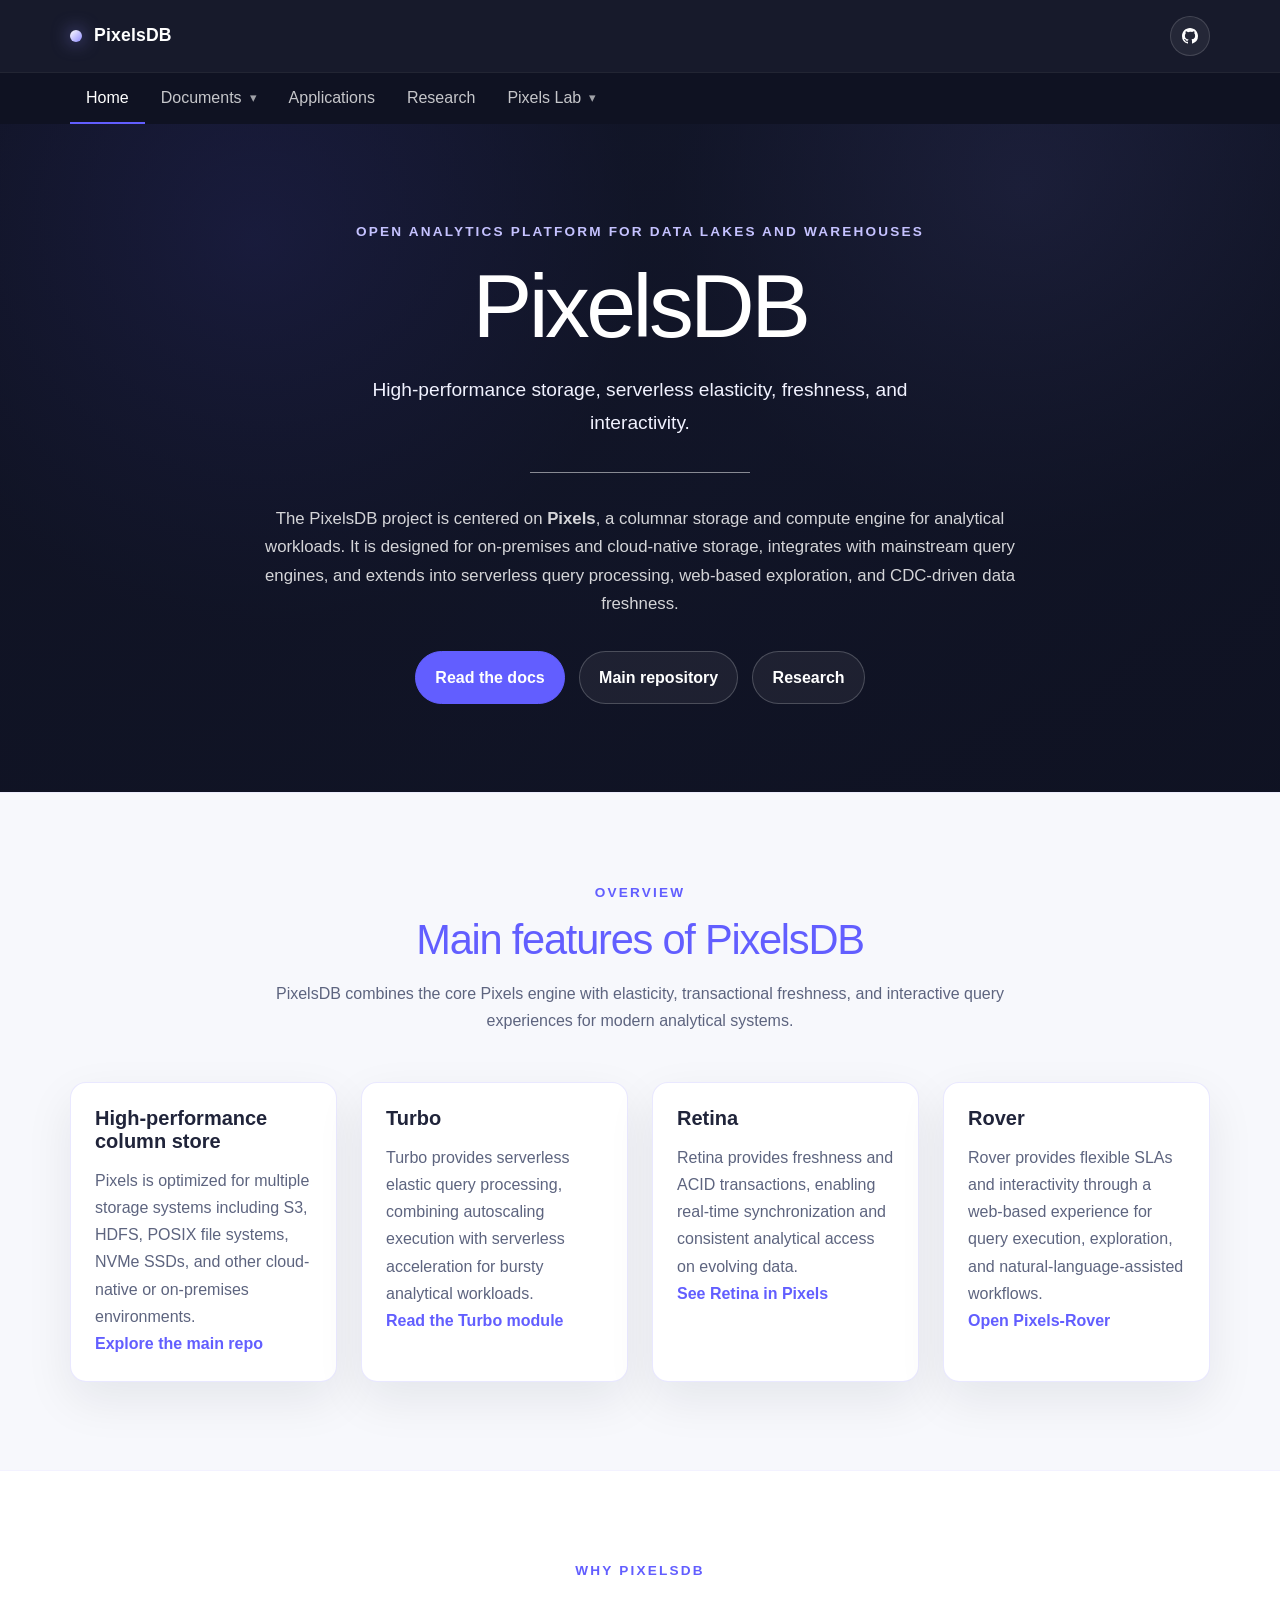
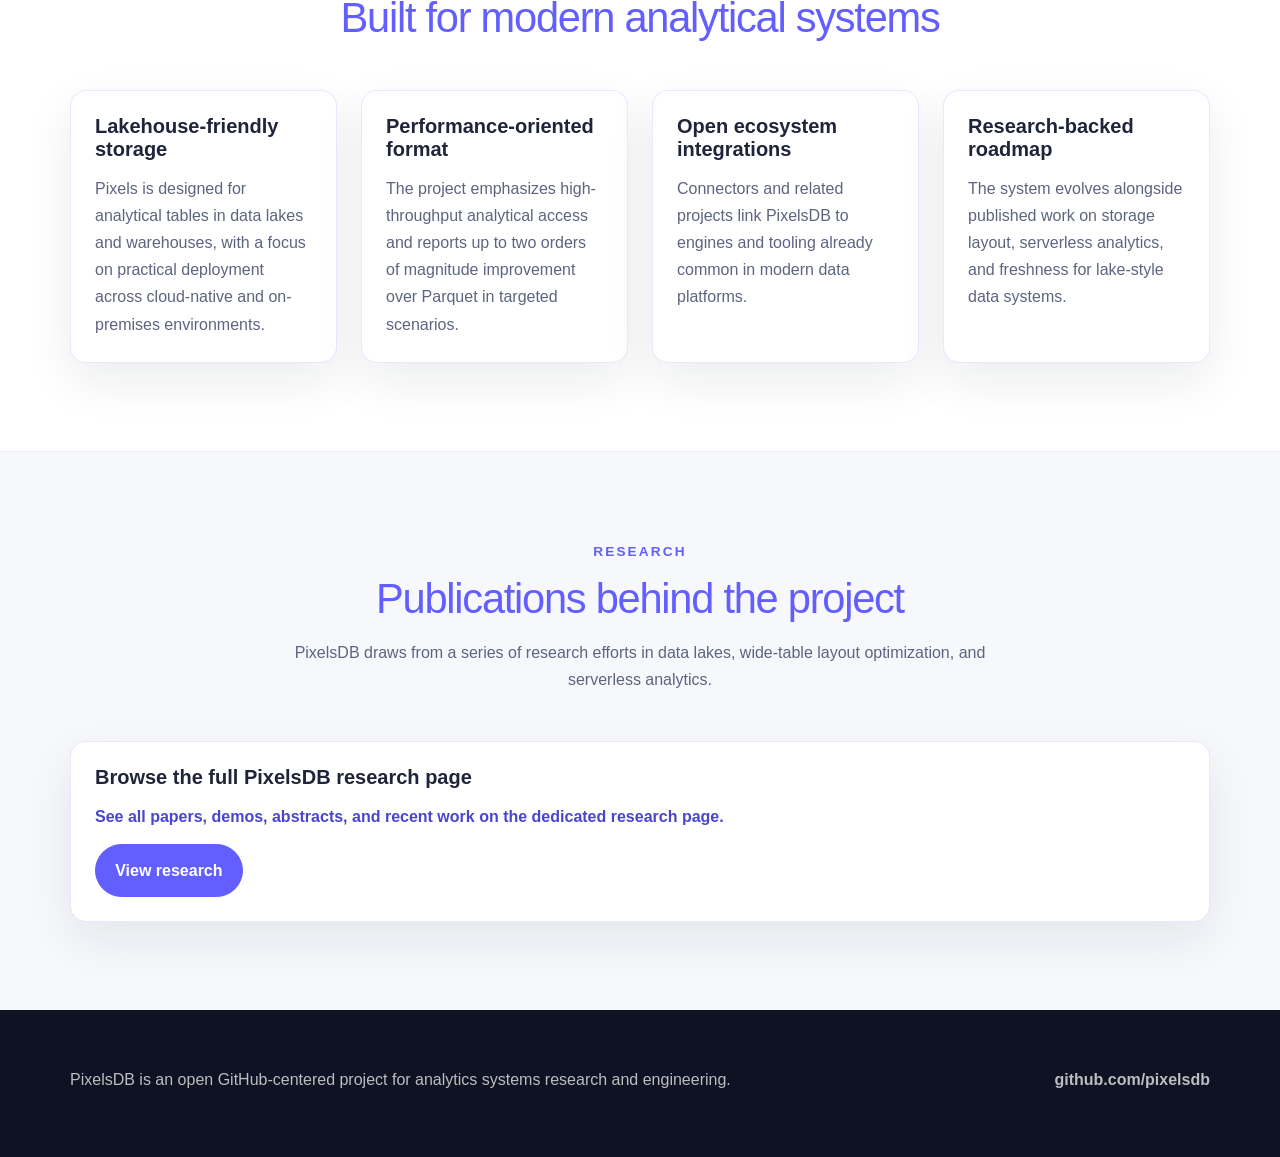
<file: index.html>
<!DOCTYPE html>
<html lang="en">
<head>
  <meta charset="UTF-8">
  <meta name="viewport" content="width=device-width, initial-scale=1.0">
  <meta
    name="description"
    content="PixelsDB is a cloud-native analytics project centered on Pixels, a high-performance columnar storage and compute engine for data lakes and warehouses."
  >
  <title>PixelsDB</title>
  <link rel="preconnect" href="https://img.shields.io">
  <link rel="stylesheet" href="styles.css">
</head>
<body>
  <header class="site-header">
    <div class="container site-header-top">
      <a class="brand" href="index.html">
        <span class="brand-mark" aria-hidden="true"></span>
        <span class="brand-text">PixelsDB</span>
      </a>
      <div class="header-actions">
        <a class="source-link icon-link" href="https://github.com/pixelsdb/pixels" aria-label="Open PixelsDB on GitHub" title="Open PixelsDB on GitHub">
          <svg class="header-icon" viewBox="0 0 16 16" aria-hidden="true" fill="currentColor">
            <path d="M8 0C3.58 0 0 3.58 0 8a8 8 0 0 0 5.47 7.59c.4.07.55-.17.55-.38 0-.19-.01-.82-.01-1.49-2.01.37-2.53-.49-2.69-.94-.09-.23-.48-.94-.82-1.13-.28-.15-.68-.52-.01-.53.63-.01 1.08.58 1.23.82.72 1.21 1.87.87 2.33.66.07-.52.28-.87.5-1.07-1.78-.2-3.64-.89-3.64-3.95 0-.87.31-1.59.82-2.15-.08-.2-.36-1.02.08-2.12 0 0 .67-.21 2.2.82A7.5 7.5 0 0 1 8 3.8c.68 0 1.37.09 2.02.27 1.53-1.04 2.2-.82 2.2-.82.44 1.1.16 1.92.08 2.12.51.56.82 1.27.82 2.15 0 3.07-1.87 3.75-3.65 3.95.29.25.54.73.54 1.48 0 1.07-.01 1.93-.01 2.2 0 .21.15.46.55.38A8.01 8.01 0 0 0 16 8c0-4.42-3.58-8-8-8Z"></path>
          </svg>
        </a>
      </div>
    </div>
    <nav class="site-nav" aria-label="Primary">
      <div class="container site-nav-list">
        <a class="nav-link nav-link-active" href="index.html">Home</a>
        <details class="nav-dropdown">
          <summary class="nav-link nav-summary">Documents</summary>
          <div class="nav-menu">
            <a href="documents.html#get-started">Get Started</a>
            <a href="documents.html#user-guide">User Guide</a>
            <a href="documents.html#specification">Specification</a>
            <a href="documents.html#integrations">Integrations</a>
            <a href="documents.html#sdk">SDK</a>
          </div>
        </details>
        <a class="nav-link" href="applications.html">Applications</a>
        <a class="nav-link" href="research.html">Research</a>
        <details class="nav-dropdown">
          <summary class="nav-link nav-summary">Pixels Lab</summary>
          <div class="nav-menu">
            <a href="team.html#members">Members</a>
            <a href="team.html#research-projects">Research Projects</a>
            <a href="team.html#student-projects">Student Projects</a>
            <a href="team.html#publications">Publications</a>
            <a href="team.html#awards">Awards</a>
            <a href="team.html#sponsors">Sponsors</a>
          </div>
        </details>
      </div>
    </nav>
  </header>

  <main id="top">
    <section class="hero hero-home">
      <div class="container">
        <div class="hero-copy">
          <p class="eyebrow">Open analytics platform for data lakes and warehouses</p>
          <h1>PixelsDB</h1>
          <p class="hero-kicker">High-performance storage, serverless elasticity, freshness, and interactivity.</p>
          <hr class="intro-divider">
          <p class="hero-text">
            The PixelsDB project is centered on <strong>Pixels</strong>, a columnar storage and compute
            engine for analytical workloads. It is designed for on-premises and cloud-native storage,
            integrates with mainstream query engines, and extends into serverless query processing,
            web-based exploration, and CDC-driven data freshness.
          </p>
          <div class="hero-actions">
            <a class="button button-primary" href="documents.html">Read the docs</a>
            <a class="button" href="https://github.com/pixelsdb/pixels">Main repository</a>
            <a class="button" href="research.html">Research</a>
          </div>
        </div>
      </div>
    </section>
 
    <section id="overview" class="section">
      <div class="container">
        <div class="section-heading">
          <p class="eyebrow">Overview</p>
          <h2>Main features of PixelsDB</h2>
          <p>
            PixelsDB combines the core Pixels engine with elasticity, transactional freshness, and
            interactive query experiences for modern analytical systems.
          </p>
        </div>
        <div class="card-grid four-up">
          <article class="card">
            <h3>High-performance column store</h3>
            <p>
              Pixels is optimized for multiple storage systems including S3, HDFS, POSIX file
              systems, NVMe SSDs, and other cloud-native or on-premises environments.
            </p>
            <a href="https://github.com/pixelsdb/pixels">Explore the main repo</a>
          </article>
          <article class="card">
            <h3>Turbo</h3>
            <p>
              Turbo provides serverless elastic query processing, combining autoscaling execution
              with serverless acceleration for bursty analytical workloads.
            </p>
            <a href="https://github.com/pixelsdb/pixels/tree/master/pixels-turbo">Read the Turbo module</a>
          </article>
          <article class="card">
            <h3>Retina</h3>
            <p>
              Retina provides freshness and ACID transactions, enabling real-time synchronization
              and consistent analytical access on evolving data.
            </p>
            <a href="https://github.com/pixelsdb/pixels">See Retina in Pixels</a>
          </article>
          <article class="card">
            <h3>Rover</h3>
            <p>
              Rover provides flexible SLAs and interactivity through a web-based experience for
              query execution, exploration, and natural-language-assisted workflows.
            </p>
            <a href="https://github.com/pixelsdb/pixels-rover">Open Pixels-Rover</a>
          </article>
        </div>
      </div>
    </section>
 
    <section class="section section-alt">
      <div class="container">
        <div class="section-heading">
          <p class="eyebrow">Why PixelsDB</p>
          <h2>Built for modern analytical systems</h2>
        </div>
        <div class="card-grid four-up">
          <article class="card">
            <h3>Lakehouse-friendly storage</h3>
            <p>
              Pixels is designed for analytical tables in data lakes and warehouses, with a focus on
              practical deployment across cloud-native and on-premises environments.
            </p>
          </article>
          <article class="card">
            <h3>Performance-oriented format</h3>
            <p>
              The project emphasizes high-throughput analytical access and reports up to two orders
              of magnitude improvement over Parquet in targeted scenarios.
            </p>
          </article>
          <article class="card">
            <h3>Open ecosystem integrations</h3>
            <p>
              Connectors and related projects link PixelsDB to engines and tooling already common in
              modern data platforms.
            </p>
          </article>
          <article class="card">
            <h3>Research-backed roadmap</h3>
            <p>
              The system evolves alongside published work on storage layout, serverless analytics,
              and freshness for lake-style data systems.
            </p>
          </article>
        </div>
      </div>
    </section>
 
    <section id="research" class="section">
      <div class="container">
        <div class="section-heading">
          <p class="eyebrow">Research</p>
          <h2>Publications behind the project</h2>
          <p>
            PixelsDB draws from a series of research efforts in data lakes, wide-table layout
            optimization, and serverless analytics.
          </p>
        </div>
        <article class="publication">
          <h3>Browse the full PixelsDB research page</h3>
          <p>See all papers, demos, abstracts, and recent work on the dedicated research page.</p>
          <p><a class="button button-primary" href="research.html">View research</a></p>
        </article>
      </div>
    </section>
  </main>

  <footer class="site-footer">
    <div class="container footer-layout">
      <p>PixelsDB is an open GitHub-centered project for analytics systems research and engineering.</p>
      <p><a href="https://github.com/pixelsdb">github.com/pixelsdb</a></p>
    </div>
  </footer>
</body>
</html>
</file>
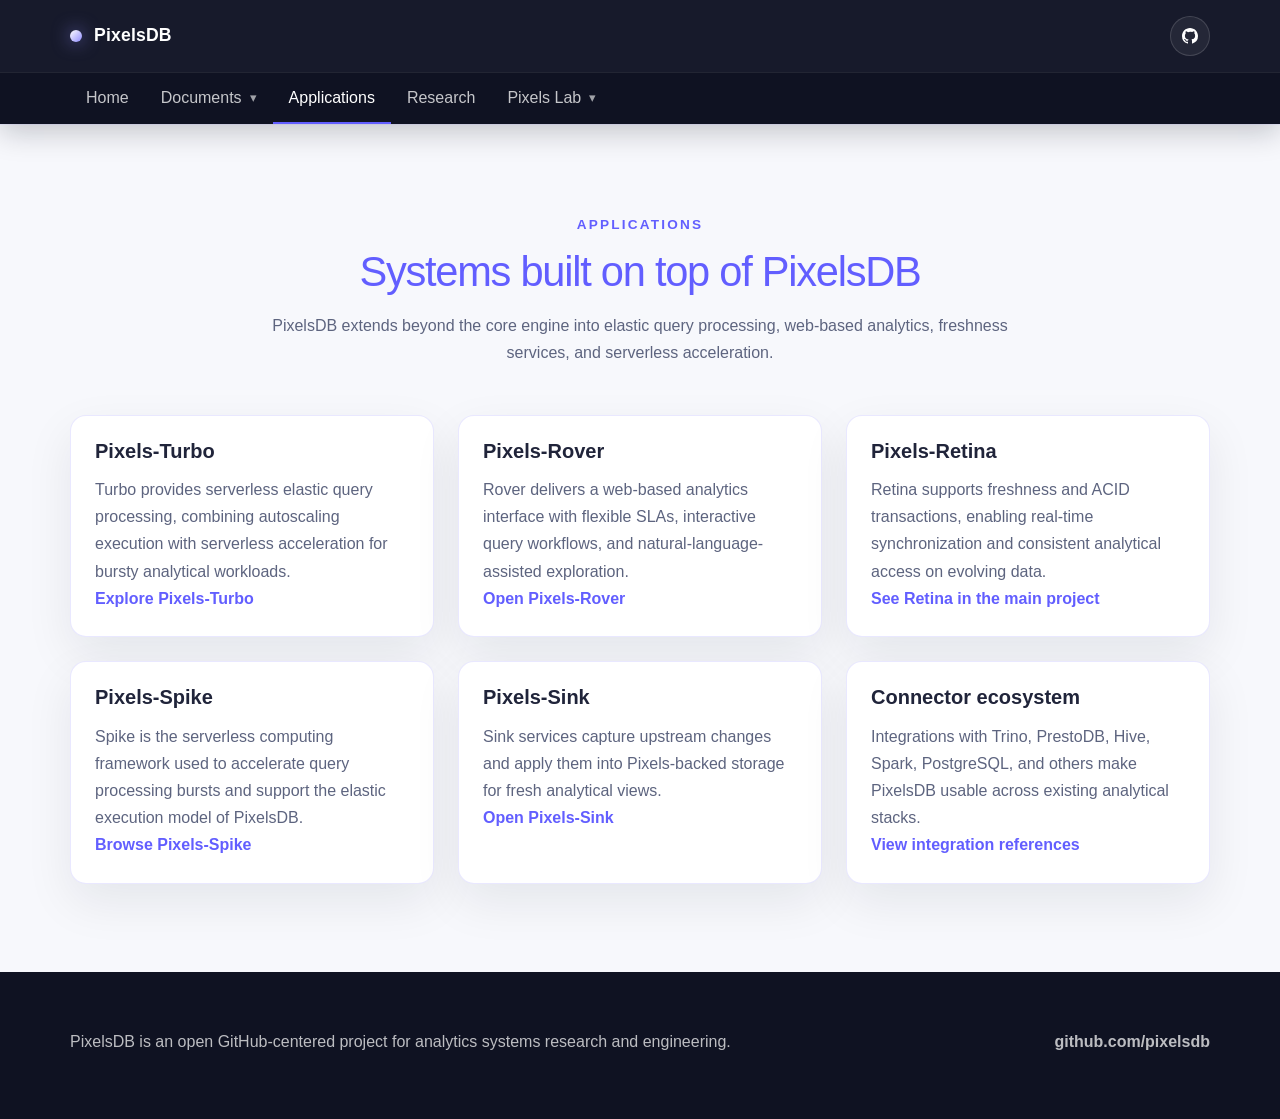
<file: applications.html>
<!DOCTYPE html>
<html lang="en">
<head>
  <meta charset="UTF-8">
  <meta name="viewport" content="width=device-width, initial-scale=1.0">
  <meta
    name="description"
    content="Applications built around PixelsDB, including elastic query processing, interactive analytics, freshness services, and serverless acceleration."
  >
  <title>PixelsDB Applications</title>
  <link rel="preconnect" href="https://img.shields.io">
  <link rel="stylesheet" href="styles.css">
</head>
<body>
  <header class="site-header">
    <div class="container site-header-top">
      <a class="brand" href="index.html">
        <span class="brand-mark" aria-hidden="true"></span>
        <span class="brand-text">PixelsDB</span>
      </a>
      <div class="header-actions">
        <a class="source-link icon-link" href="https://github.com/pixelsdb/pixels" aria-label="Open PixelsDB on GitHub" title="Open PixelsDB on GitHub">
          <svg class="header-icon" viewBox="0 0 16 16" aria-hidden="true" fill="currentColor">
            <path d="M8 0C3.58 0 0 3.58 0 8a8 8 0 0 0 5.47 7.59c.4.07.55-.17.55-.38 0-.19-.01-.82-.01-1.49-2.01.37-2.53-.49-2.69-.94-.09-.23-.48-.94-.82-1.13-.28-.15-.68-.52-.01-.53.63-.01 1.08.58 1.23.82.72 1.21 1.87.87 2.33.66.07-.52.28-.87.5-1.07-1.78-.2-3.64-.89-3.64-3.95 0-.87.31-1.59.82-2.15-.08-.2-.36-1.02.08-2.12 0 0 .67-.21 2.2.82A7.5 7.5 0 0 1 8 3.8c.68 0 1.37.09 2.02.27 1.53-1.04 2.2-.82 2.2-.82.44 1.1.16 1.92.08 2.12.51.56.82 1.27.82 2.15 0 3.07-1.87 3.75-3.65 3.95.29.25.54.73.54 1.48 0 1.07-.01 1.93-.01 2.2 0 .21.15.46.55.38A8.01 8.01 0 0 0 16 8c0-4.42-3.58-8-8-8Z"></path>
          </svg>
        </a>
      </div>
    </div>
    <nav class="site-nav" aria-label="Primary">
      <div class="container site-nav-list">
        <a class="nav-link" href="index.html">Home</a>
        <details class="nav-dropdown">
          <summary class="nav-link nav-summary">Documents</summary>
          <div class="nav-menu">
            <a href="documents.html#get-started">Get Started</a>
            <a href="documents.html#user-guide">User Guide</a>
            <a href="documents.html#specification">Specification</a>
            <a href="documents.html#integrations">Integrations</a>
            <a href="documents.html#sdk">SDK</a>
          </div>
        </details>
        <a class="nav-link nav-link-active" href="applications.html">Applications</a>
        <a class="nav-link" href="research.html">Research</a>
        <details class="nav-dropdown">
          <summary class="nav-link nav-summary">Pixels Lab</summary>
          <div class="nav-menu">
            <a href="team.html#members">Members</a>
            <a href="team.html#research-projects">Research Projects</a>
            <a href="team.html#student-projects">Student Projects</a>
            <a href="team.html#publications">Publications</a>
            <a href="team.html#awards">Awards</a>
            <a href="team.html#sponsors">Sponsors</a>
          </div>
        </details>
      </div>
    </nav>
  </header>

  <main id="top">
    <section class="section">
      <div class="container">
        <div class="section-heading">
          <p class="eyebrow">Applications</p>
          <h2>Systems built on top of PixelsDB</h2>
          <p>
            PixelsDB extends beyond the core engine into elastic query processing, web-based
            analytics, freshness services, and serverless acceleration.
          </p>
        </div>
        <div class="card-grid three-up">
          <article class="card">
            <h3>Pixels-Turbo</h3>
            <p>
              Turbo provides serverless elastic query processing, combining autoscaling execution
              with serverless acceleration for bursty analytical workloads.
            </p>
            <a href="https://github.com/pixelsdb/pixels/tree/master/pixels-turbo">Explore Pixels-Turbo</a>
          </article>
          <article class="card">
            <h3>Pixels-Rover</h3>
            <p>
              Rover delivers a web-based analytics interface with flexible SLAs, interactive query
              workflows, and natural-language-assisted exploration.
            </p>
            <a href="https://github.com/pixelsdb/pixels-rover">Open Pixels-Rover</a>
          </article>
          <article class="card">
            <h3>Pixels-Retina</h3>
            <p>
              Retina supports freshness and ACID transactions, enabling real-time synchronization
              and consistent analytical access on evolving data.
            </p>
            <a href="https://github.com/pixelsdb/pixels">See Retina in the main project</a>
          </article>
          <article class="card">
            <h3>Pixels-Spike</h3>
            <p>
              Spike is the serverless computing framework used to accelerate query processing bursts
              and support the elastic execution model of PixelsDB.
            </p>
            <a href="https://github.com/pixelsdb/pixels-spike">Browse Pixels-Spike</a>
          </article>
          <article class="card">
            <h3>Pixels-Sink</h3>
            <p>
              Sink services capture upstream changes and apply them into Pixels-backed storage for
              fresh analytical views.
            </p>
            <a href="https://github.com/pixelsdb/pixels-sink">Open Pixels-Sink</a>
          </article>
          <article class="card">
            <h3>Connector ecosystem</h3>
            <p>
              Integrations with Trino, PrestoDB, Hive, Spark, PostgreSQL, and others make PixelsDB
              usable across existing analytical stacks.
            </p>
            <a href="documents.html#integrations">View integration references</a>
          </article>
        </div>
      </div>
    </section>
  </main>

  <footer class="site-footer">
    <div class="container footer-layout">
      <p>PixelsDB is an open GitHub-centered project for analytics systems research and engineering.</p>
      <p><a href="https://github.com/pixelsdb">github.com/pixelsdb</a></p>
    </div>
  </footer>
</body>
</html>
</file>
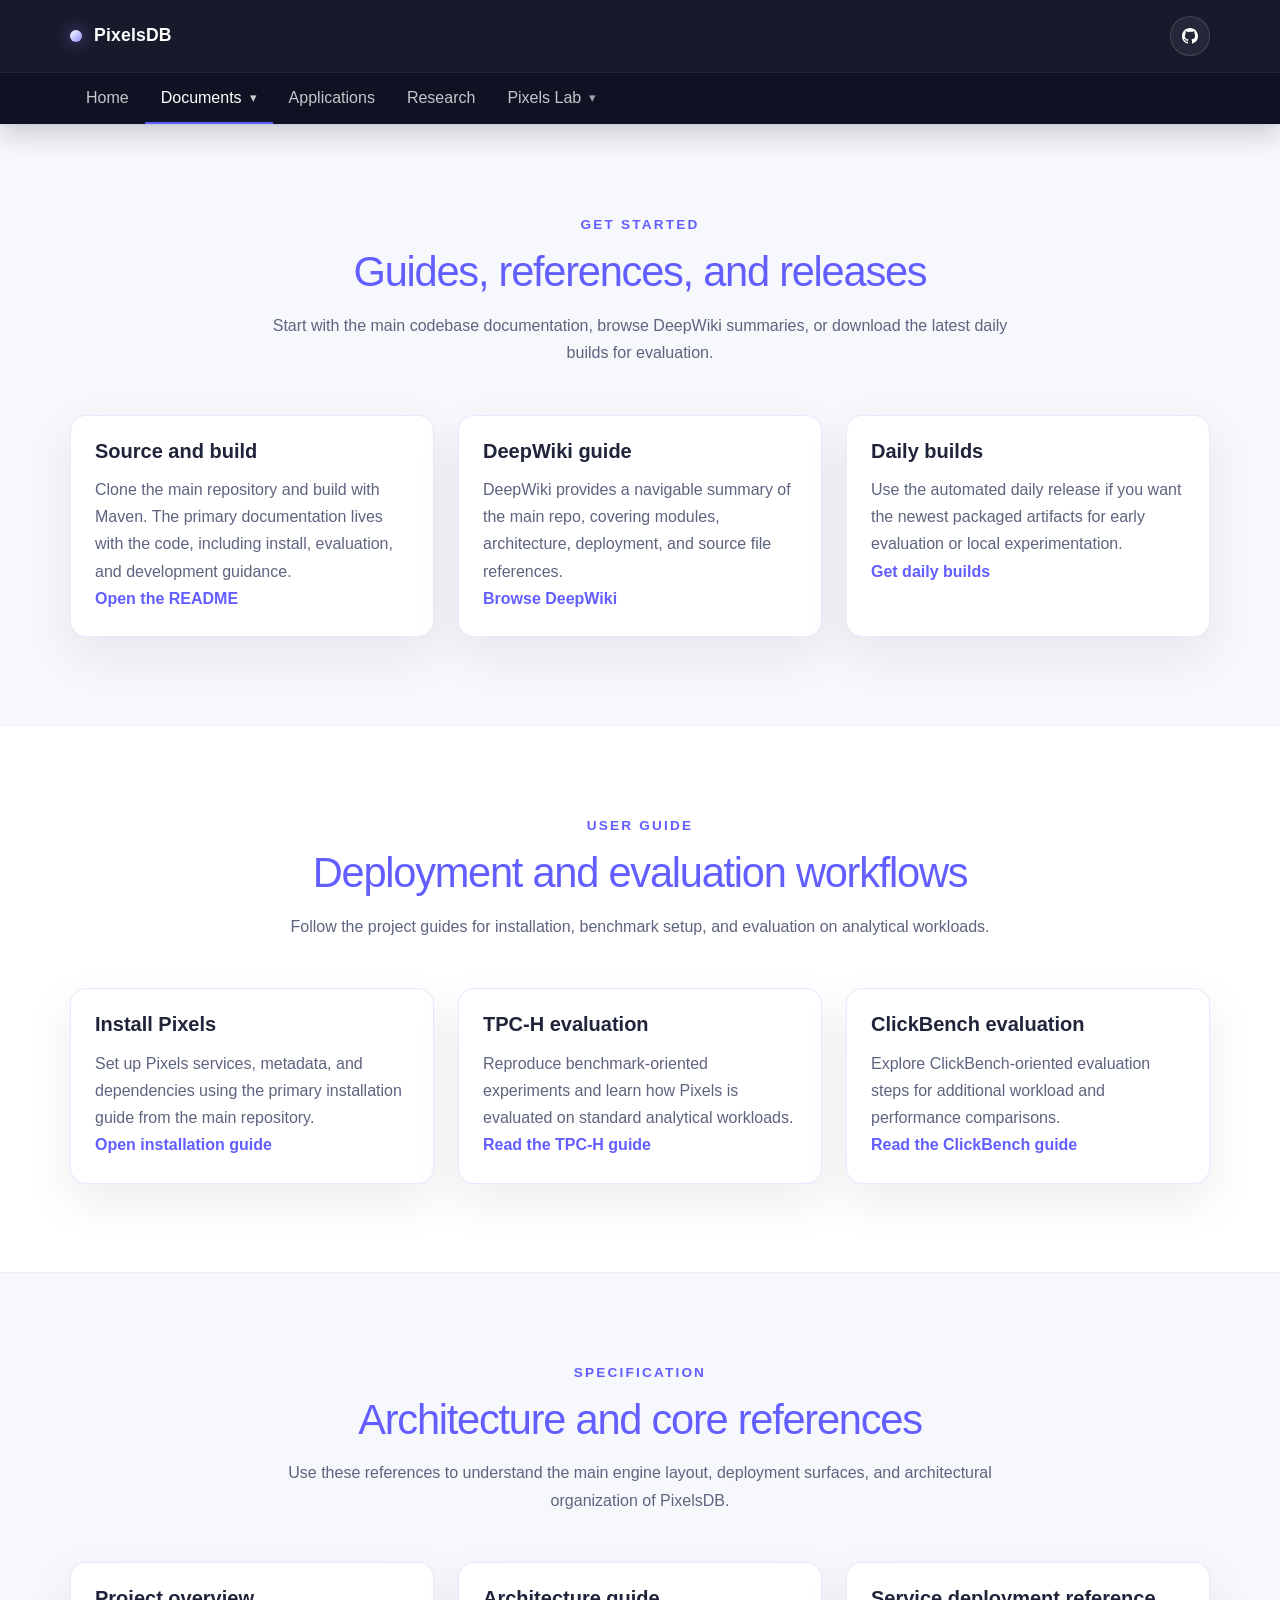
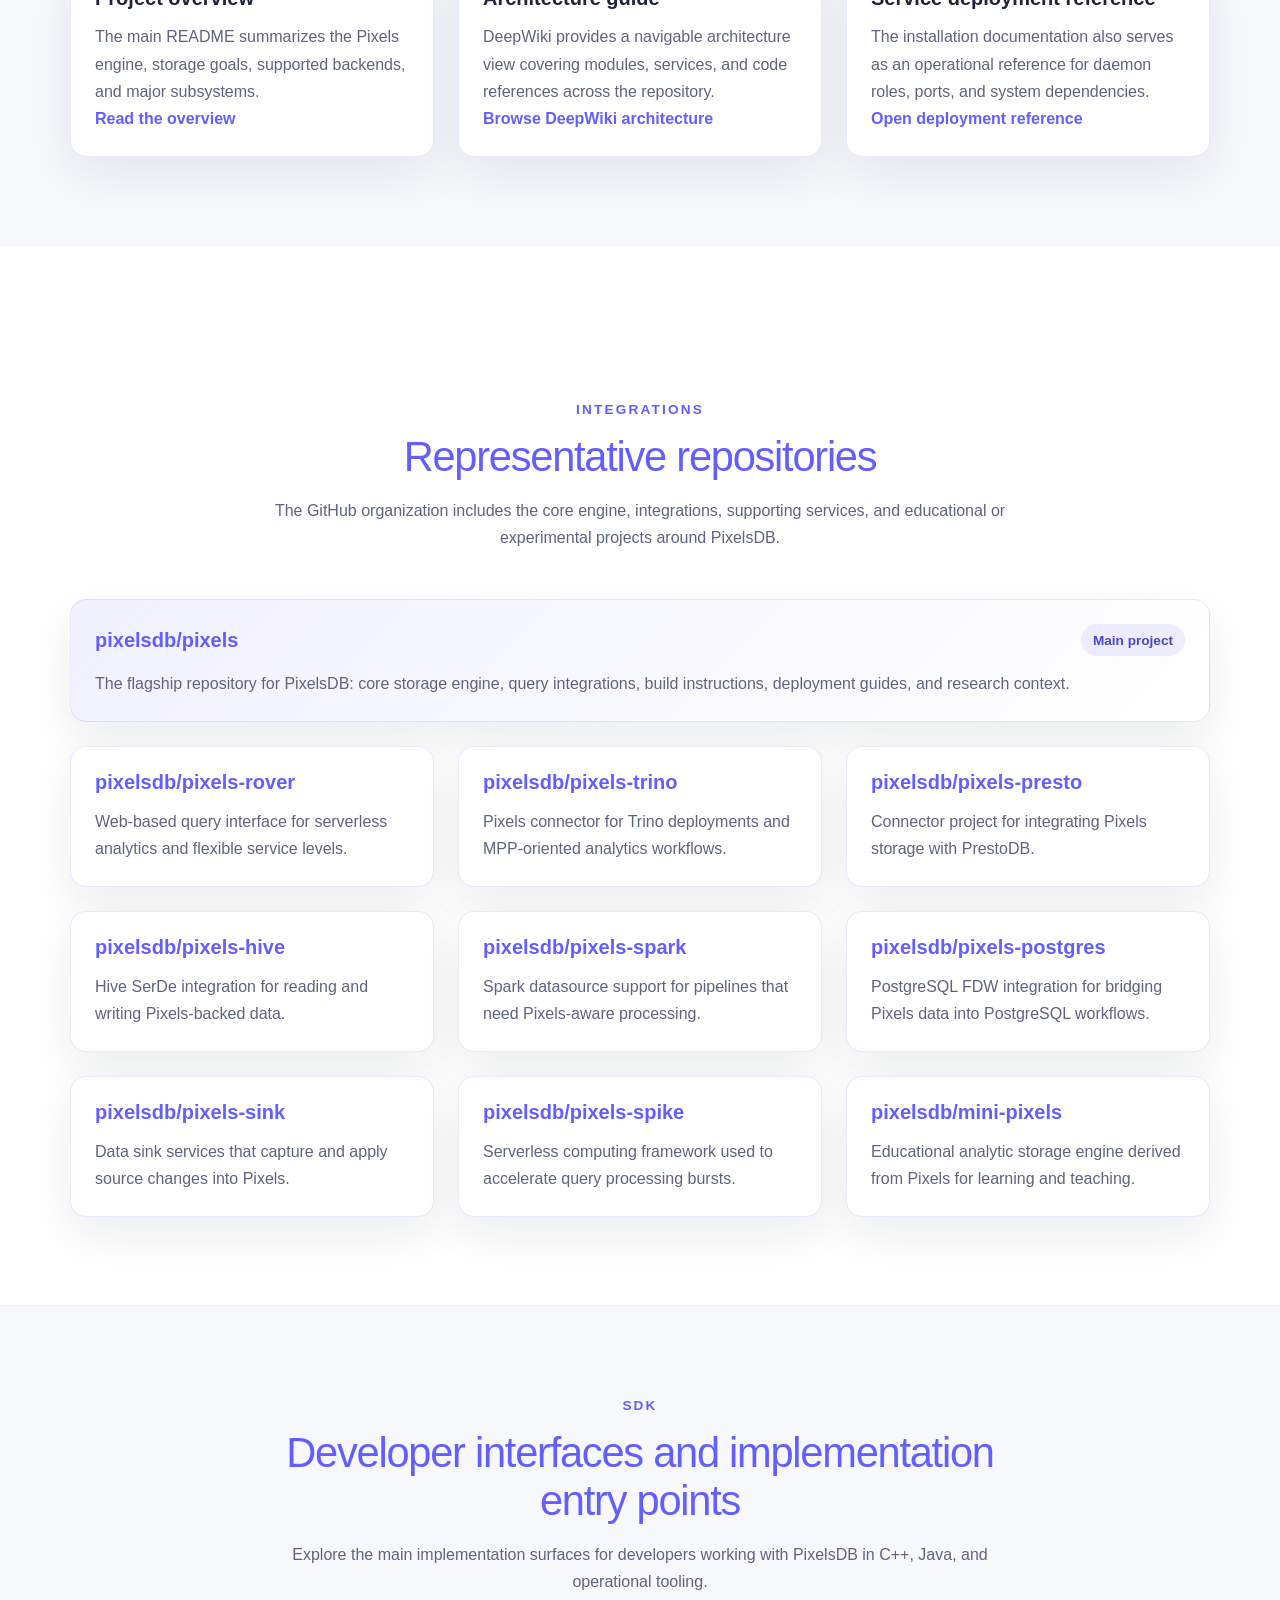
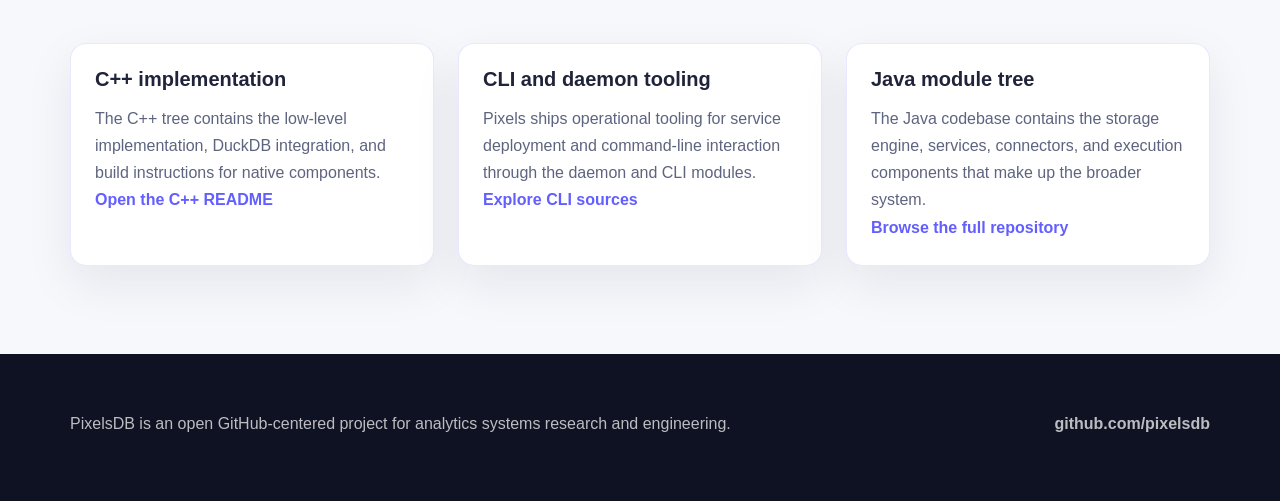
<file: documents.html>
<!DOCTYPE html>
<html lang="en">
<head>
  <meta charset="UTF-8">
  <meta name="viewport" content="width=device-width, initial-scale=1.0">
  <meta
    name="description"
    content="Documentation, getting started resources, and ecosystem repositories for PixelsDB."
  >
  <title>PixelsDB Documents</title>
  <link rel="preconnect" href="https://img.shields.io">
  <link rel="stylesheet" href="styles.css">
</head>
<body>
  <header class="site-header">
    <div class="container site-header-top">
      <a class="brand" href="index.html">
        <span class="brand-mark" aria-hidden="true"></span>
        <span class="brand-text">PixelsDB</span>
      </a>
      <div class="header-actions">
        <a class="source-link icon-link" href="https://github.com/pixelsdb/pixels" aria-label="Open PixelsDB on GitHub" title="Open PixelsDB on GitHub">
          <svg class="header-icon" viewBox="0 0 16 16" aria-hidden="true" fill="currentColor">
            <path d="M8 0C3.58 0 0 3.58 0 8a8 8 0 0 0 5.47 7.59c.4.07.55-.17.55-.38 0-.19-.01-.82-.01-1.49-2.01.37-2.53-.49-2.69-.94-.09-.23-.48-.94-.82-1.13-.28-.15-.68-.52-.01-.53.63-.01 1.08.58 1.23.82.72 1.21 1.87.87 2.33.66.07-.52.28-.87.5-1.07-1.78-.2-3.64-.89-3.64-3.95 0-.87.31-1.59.82-2.15-.08-.2-.36-1.02.08-2.12 0 0 .67-.21 2.2.82A7.5 7.5 0 0 1 8 3.8c.68 0 1.37.09 2.02.27 1.53-1.04 2.2-.82 2.2-.82.44 1.1.16 1.92.08 2.12.51.56.82 1.27.82 2.15 0 3.07-1.87 3.75-3.65 3.95.29.25.54.73.54 1.48 0 1.07-.01 1.93-.01 2.2 0 .21.15.46.55.38A8.01 8.01 0 0 0 16 8c0-4.42-3.58-8-8-8Z"></path>
          </svg>
        </a>
      </div>
    </div>
    <nav class="site-nav" aria-label="Primary">
      <div class="container site-nav-list">
        <a class="nav-link" href="index.html">Home</a>
        <details class="nav-dropdown">
          <summary class="nav-link nav-summary nav-link-active">Documents</summary>
          <div class="nav-menu">
            <a href="documents.html#get-started">Get Started</a>
            <a href="documents.html#user-guide">User Guide</a>
            <a href="documents.html#specification">Specification</a>
            <a href="documents.html#integrations">Integrations</a>
            <a href="documents.html#sdk">SDK</a>
          </div>
        </details>
        <a class="nav-link" href="applications.html">Applications</a>
        <a class="nav-link" href="research.html">Research</a>
        <details class="nav-dropdown">
          <summary class="nav-link nav-summary">Pixels Lab</summary>
          <div class="nav-menu">
            <a href="team.html#members">Members</a>
            <a href="team.html#research-projects">Research Projects</a>
            <a href="team.html#student-projects">Student Projects</a>
            <a href="team.html#publications">Publications</a>
            <a href="team.html#awards">Awards</a>
            <a href="team.html#sponsors">Sponsors</a>
          </div>
        </details>
      </div>
    </nav>
  </header>

  <main id="top">
    <section id="get-started" class="section">
      <div class="container">
        <div class="section-heading">
          <p class="eyebrow">Get Started</p>
          <h2>Guides, references, and releases</h2>
          <p>
            Start with the main codebase documentation, browse DeepWiki summaries, or download the
            latest daily builds for evaluation.
          </p>
        </div>

        <div class="card-grid three-up">
          <article class="card">
            <h3>Source and build</h3>
            <p>
              Clone the main repository and build with Maven. The primary documentation lives with
              the code, including install, evaluation, and development guidance.
            </p>
            <a href="https://github.com/pixelsdb/pixels/blob/master/README.md">Open the README</a>
          </article>
          <article class="card">
            <h3>DeepWiki guide</h3>
            <p>
              DeepWiki provides a navigable summary of the main repo, covering modules, architecture,
              deployment, and source file references.
            </p>
            <a href="https://deepwiki.com/pixelsdb/pixels">Browse DeepWiki</a>
          </article>
          <article class="card">
            <h3>Daily builds</h3>
            <p>
              Use the automated daily release if you want the newest packaged artifacts for early
              evaluation or local experimentation.
            </p>
            <a href="https://github.com/pixelsdb/pixels/releases/tag/daily-latest">Get daily builds</a>
          </article>
        </div>
      </div>
    </section>

    <section id="user-guide" class="section section-alt">
      <div class="container">
        <div class="section-heading">
          <p class="eyebrow">User Guide</p>
          <h2>Deployment and evaluation workflows</h2>
          <p>
            Follow the project guides for installation, benchmark setup, and evaluation on
            analytical workloads.
          </p>
        </div>
        <div class="card-grid three-up">
          <article class="card">
            <h3>Install Pixels</h3>
            <p>
              Set up Pixels services, metadata, and dependencies using the primary installation
              guide from the main repository.
            </p>
            <a href="https://github.com/pixelsdb/pixels/blob/master/docs/INSTALL.md">Open installation guide</a>
          </article>
          <article class="card">
            <h3>TPC-H evaluation</h3>
            <p>
              Reproduce benchmark-oriented experiments and learn how Pixels is evaluated on standard
              analytical workloads.
            </p>
            <a href="https://github.com/pixelsdb/pixels/blob/master/docs/TPC-H.md">Read the TPC-H guide</a>
          </article>
          <article class="card">
            <h3>ClickBench evaluation</h3>
            <p>
              Explore ClickBench-oriented evaluation steps for additional workload and performance
              comparisons.
            </p>
            <a href="https://github.com/pixelsdb/pixels/blob/master/docs/CLICKBENCH.md">Read the ClickBench guide</a>
          </article>
        </div>
      </div>
    </section>

    <section id="specification" class="section">
      <div class="container">
        <div class="section-heading">
          <p class="eyebrow">Specification</p>
          <h2>Architecture and core references</h2>
          <p>
            Use these references to understand the main engine layout, deployment surfaces, and
            architectural organization of PixelsDB.
          </p>
        </div>
        <div class="card-grid three-up">
          <article class="card">
            <h3>Project overview</h3>
            <p>
              The main README summarizes the Pixels engine, storage goals, supported backends, and
              major subsystems.
            </p>
            <a href="https://github.com/pixelsdb/pixels/blob/master/README.md">Read the overview</a>
          </article>
          <article class="card">
            <h3>Architecture guide</h3>
            <p>
              DeepWiki provides a navigable architecture view covering modules, services, and code
              references across the repository.
            </p>
            <a href="https://deepwiki.com/pixelsdb/pixels">Browse DeepWiki architecture</a>
          </article>
          <article class="card">
            <h3>Service deployment reference</h3>
            <p>
              The installation documentation also serves as an operational reference for daemon
              roles, ports, and system dependencies.
            </p>
            <a href="https://github.com/pixelsdb/pixels/blob/master/docs/INSTALL.md">Open deployment reference</a>
          </article>
        </div>
      </div>
    </section>

    <section id="integrations" class="section section-alt">
      <div class="container">
        <div class="section-heading section-heading-spaced">
          <p class="eyebrow">Integrations</p>
          <h2>Representative repositories</h2>
          <p>
            The GitHub organization includes the core engine, integrations, supporting services, and
            educational or experimental projects around PixelsDB.
          </p>
        </div>

        <div class="repo-grid">
          <article class="repo-card repo-card-featured">
            <div class="repo-card-header">
              <h3><a href="https://github.com/pixelsdb/pixels">pixelsdb/pixels</a></h3>
              <span class="repo-tag">Main project</span>
            </div>
            <p>
              The flagship repository for PixelsDB: core storage engine, query integrations, build
              instructions, deployment guides, and research context.
            </p>
          </article>

          <article class="repo-card">
            <h3><a href="https://github.com/pixelsdb/pixels-rover">pixelsdb/pixels-rover</a></h3>
            <p>Web-based query interface for serverless analytics and flexible service levels.</p>
          </article>

          <article class="repo-card">
            <h3><a href="https://github.com/pixelsdb/pixels-trino">pixelsdb/pixels-trino</a></h3>
            <p>Pixels connector for Trino deployments and MPP-oriented analytics workflows.</p>
          </article>

          <article class="repo-card">
            <h3><a href="https://github.com/pixelsdb/pixels-presto">pixelsdb/pixels-presto</a></h3>
            <p>Connector project for integrating Pixels storage with PrestoDB.</p>
          </article>

          <article class="repo-card">
            <h3><a href="https://github.com/pixelsdb/pixels-hive">pixelsdb/pixels-hive</a></h3>
            <p>Hive SerDe integration for reading and writing Pixels-backed data.</p>
          </article>

          <article class="repo-card">
            <h3><a href="https://github.com/pixelsdb/pixels-spark">pixelsdb/pixels-spark</a></h3>
            <p>Spark datasource support for pipelines that need Pixels-aware processing.</p>
          </article>

          <article class="repo-card">
            <h3><a href="https://github.com/pixelsdb/pixels-postgres">pixelsdb/pixels-postgres</a></h3>
            <p>PostgreSQL FDW integration for bridging Pixels data into PostgreSQL workflows.</p>
          </article>

          <article class="repo-card">
            <h3><a href="https://github.com/pixelsdb/pixels-sink">pixelsdb/pixels-sink</a></h3>
            <p>Data sink services that capture and apply source changes into Pixels.</p>
          </article>

          <article class="repo-card">
            <h3><a href="https://github.com/pixelsdb/pixels-spike">pixelsdb/pixels-spike</a></h3>
            <p>Serverless computing framework used to accelerate query processing bursts.</p>
          </article>

          <article class="repo-card">
            <h3><a href="https://github.com/pixelsdb/mini-pixels">pixelsdb/mini-pixels</a></h3>
            <p>Educational analytic storage engine derived from Pixels for learning and teaching.</p>
          </article>
        </div>
      </div>
    </section>

    <section id="sdk" class="section">
      <div class="container">
        <div class="section-heading">
          <p class="eyebrow">SDK</p>
          <h2>Developer interfaces and implementation entry points</h2>
          <p>
            Explore the main implementation surfaces for developers working with PixelsDB in C++,
            Java, and operational tooling.
          </p>
        </div>
        <div class="card-grid three-up">
          <article class="card">
            <h3>C++ implementation</h3>
            <p>
              The C++ tree contains the low-level implementation, DuckDB integration, and build
              instructions for native components.
            </p>
            <a href="https://github.com/pixelsdb/pixels/blob/master/cpp/README.md">Open the C++ README</a>
          </article>
          <article class="card">
            <h3>CLI and daemon tooling</h3>
            <p>
              Pixels ships operational tooling for service deployment and command-line interaction
              through the daemon and CLI modules.
            </p>
            <a href="https://github.com/pixelsdb/pixels/tree/master/pixels-cli">Explore CLI sources</a>
          </article>
          <article class="card">
            <h3>Java module tree</h3>
            <p>
              The Java codebase contains the storage engine, services, connectors, and execution
              components that make up the broader system.
            </p>
            <a href="https://github.com/pixelsdb/pixels">Browse the full repository</a>
          </article>
        </div>
      </div>
    </section>
  </main>

  <footer class="site-footer">
    <div class="container footer-layout">
      <p>PixelsDB is an open GitHub-centered project for analytics systems research and engineering.</p>
      <p><a href="https://github.com/pixelsdb">github.com/pixelsdb</a></p>
    </div>
  </footer>
</body>
</html>
</file>
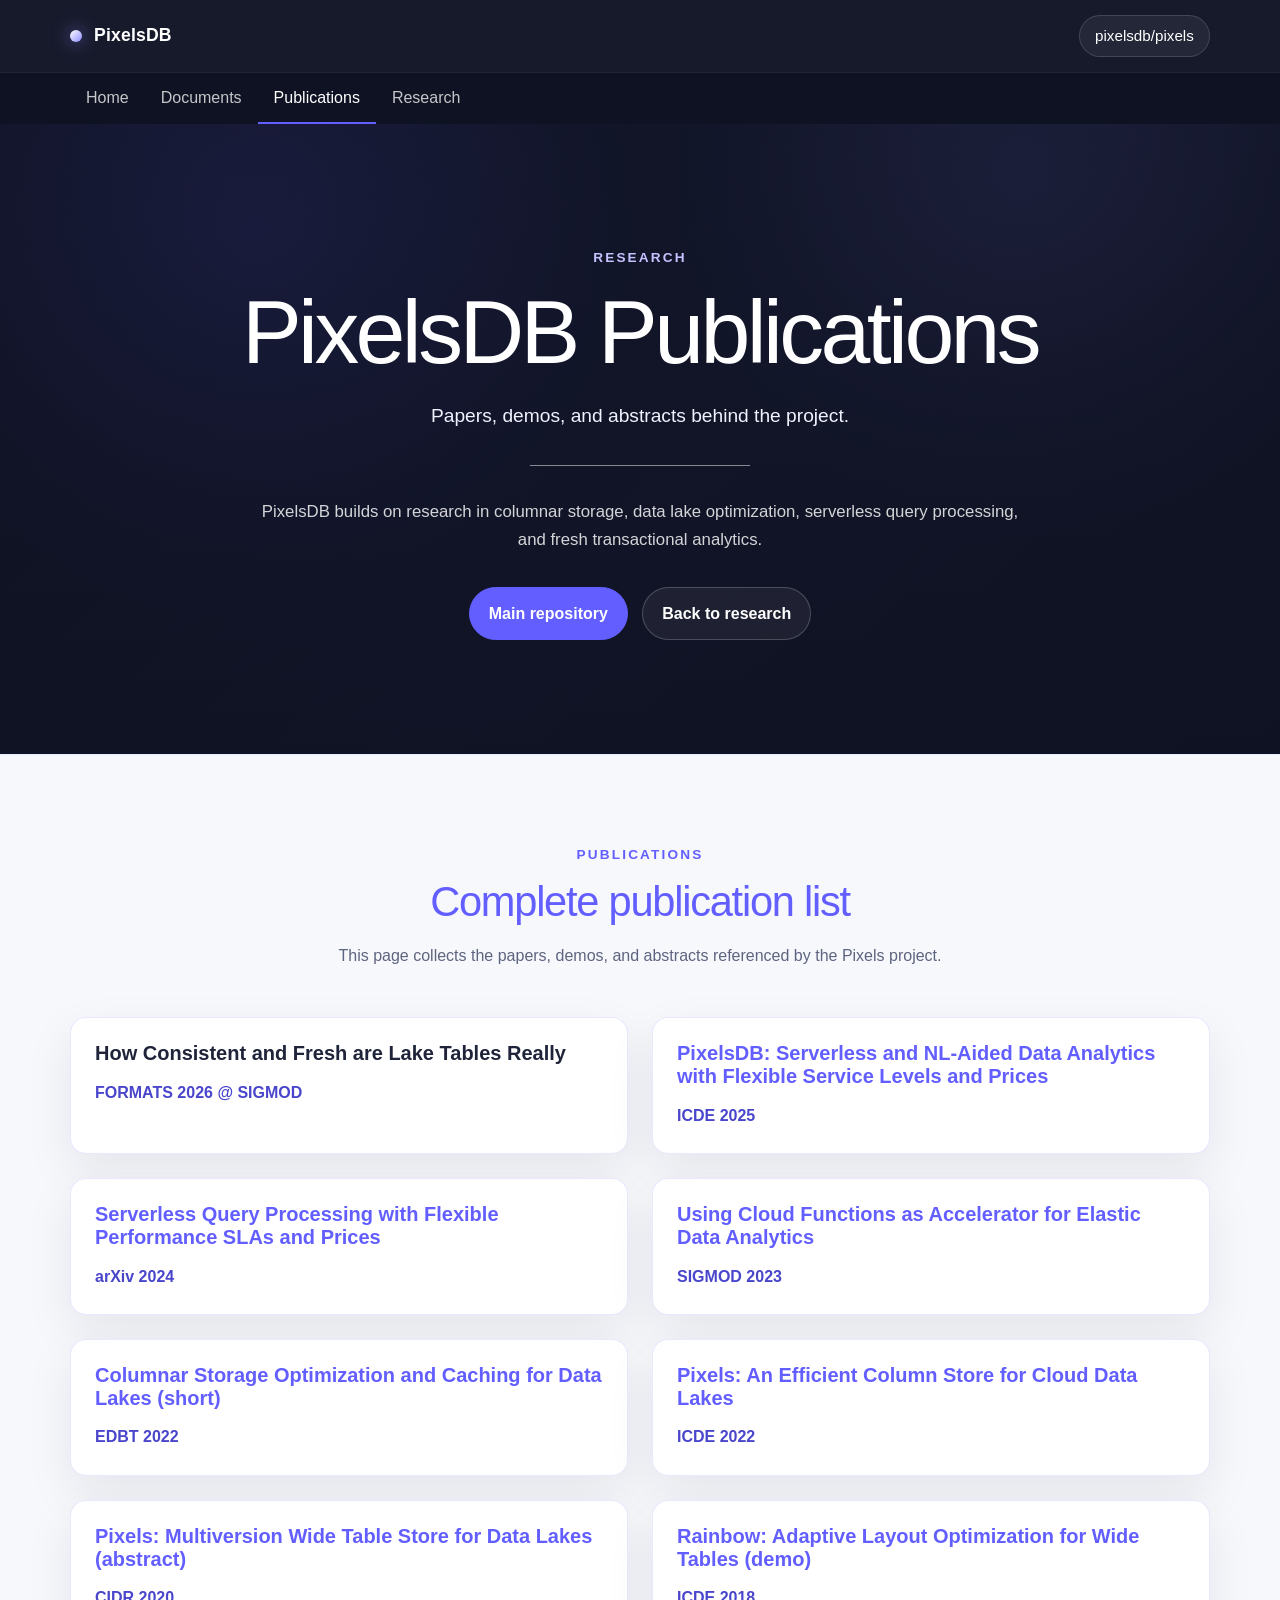
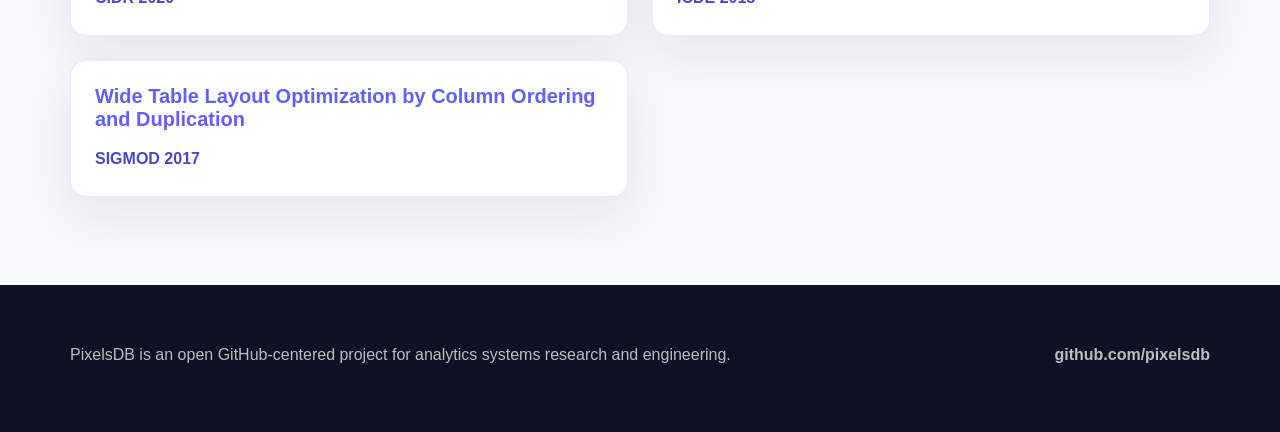
<file: publications.html>
<!DOCTYPE html>
<html lang="en">
<head>
  <meta charset="UTF-8">
  <meta name="viewport" content="width=device-width, initial-scale=1.0">
  <meta
    name="description"
    content="Publications behind PixelsDB, including papers on columnar storage, serverless analytics, freshness, and layout optimization."
  >
  <title>PixelsDB Publications</title>
  <link rel="preconnect" href="https://img.shields.io">
  <link rel="stylesheet" href="styles.css">
</head>
<body>
  <header class="site-header">
    <div class="container site-header-top">
      <a class="brand" href="index.html">
        <span class="brand-mark" aria-hidden="true"></span>
        <span class="brand-text">PixelsDB</span>
      </a>
      <a class="source-link" href="https://github.com/pixelsdb/pixels">pixelsdb/pixels</a>
    </div>
    <nav class="site-nav" aria-label="Primary">
      <div class="container site-nav-list">
        <a class="nav-link" href="index.html">Home</a>
        <a class="nav-link" href="documents.html">Documents</a>
        <a class="nav-link nav-link-active" href="publications.html">Publications</a>
        <a class="nav-link" href="index.html#research">Research</a>
      </div>
    </nav>
  </header>

  <main id="top">
    <section class="hero">
      <div class="container">
        <p class="eyebrow">Research</p>
        <h1>PixelsDB Publications</h1>
        <p class="hero-kicker">Papers, demos, and abstracts behind the project.</p>
        <hr class="intro-divider">
        <p class="hero-text">
          PixelsDB builds on research in columnar storage, data lake optimization, serverless query
          processing, and fresh transactional analytics.
        </p>
        <div class="hero-actions">
          <a class="button button-primary" href="https://github.com/pixelsdb/pixels">Main repository</a>
          <a class="button" href="index.html#research">Back to research</a>
        </div>
      </div>
    </section>

    <section class="section">
      <div class="container">
        <div class="section-heading">
          <p class="eyebrow">Publications</p>
          <h2>Complete publication list</h2>
          <p>
            This page collects the papers, demos, and abstracts referenced by the Pixels project.
          </p>
        </div>

        <div class="publication-list">
          <article class="publication">
            <h3>How Consistent and Fresh are Lake Tables Really</h3>
            <p>FORMATS 2026 @ SIGMOD</p>
          </article>
          <article class="publication">
            <h3><a href="https://doi.org/10.1109/ICDE65448.2025.00365">PixelsDB: Serverless and NL-Aided Data Analytics with Flexible Service Levels and Prices</a></h3>
            <p>ICDE 2025</p>
          </article>
          <article class="publication">
            <h3><a href="https://arxiv.org/abs/2409.01388">Serverless Query Processing with Flexible Performance SLAs and Prices</a></h3>
            <p>arXiv 2024</p>
          </article>
          <article class="publication">
            <h3><a href="https://doi.org/10.1145/3589306">Using Cloud Functions as Accelerator for Elastic Data Analytics</a></h3>
            <p>SIGMOD 2023</p>
          </article>
          <article class="publication">
            <h3><a href="https://doi.org/10.48786/edbt.2022.33">Columnar Storage Optimization and Caching for Data Lakes (short)</a></h3>
            <p>EDBT 2022</p>
          </article>
          <article class="publication">
            <h3><a href="https://doi.org/10.1109/ICDE53745.2022.00276">Pixels: An Efficient Column Store for Cloud Data Lakes</a></h3>
            <p>ICDE 2022</p>
          </article>
          <article class="publication">
            <h3><a href="https://www.cidrdb.org/cidr2020/gongshow2020/gongshow/abstracts/cidr2020_abstract74.pdf">Pixels: Multiversion Wide Table Store for Data Lakes (abstract)</a></h3>
            <p>CIDR 2020</p>
          </article>
          <article class="publication">
            <h3><a href="https://doi.org/10.1109/ICDE.2018.00200">Rainbow: Adaptive Layout Optimization for Wide Tables (demo)</a></h3>
            <p>ICDE 2018</p>
          </article>
          <article class="publication">
            <h3><a href="https://doi.org/10.1145/3035918.3035930">Wide Table Layout Optimization by Column Ordering and Duplication</a></h3>
            <p>SIGMOD 2017</p>
          </article>
        </div>
      </div>
    </section>
  </main>

  <footer class="site-footer">
    <div class="container footer-layout">
      <p>PixelsDB is an open GitHub-centered project for analytics systems research and engineering.</p>
      <p><a href="https://github.com/pixelsdb">github.com/pixelsdb</a></p>
    </div>
  </footer>
</body>
</html>
</file>
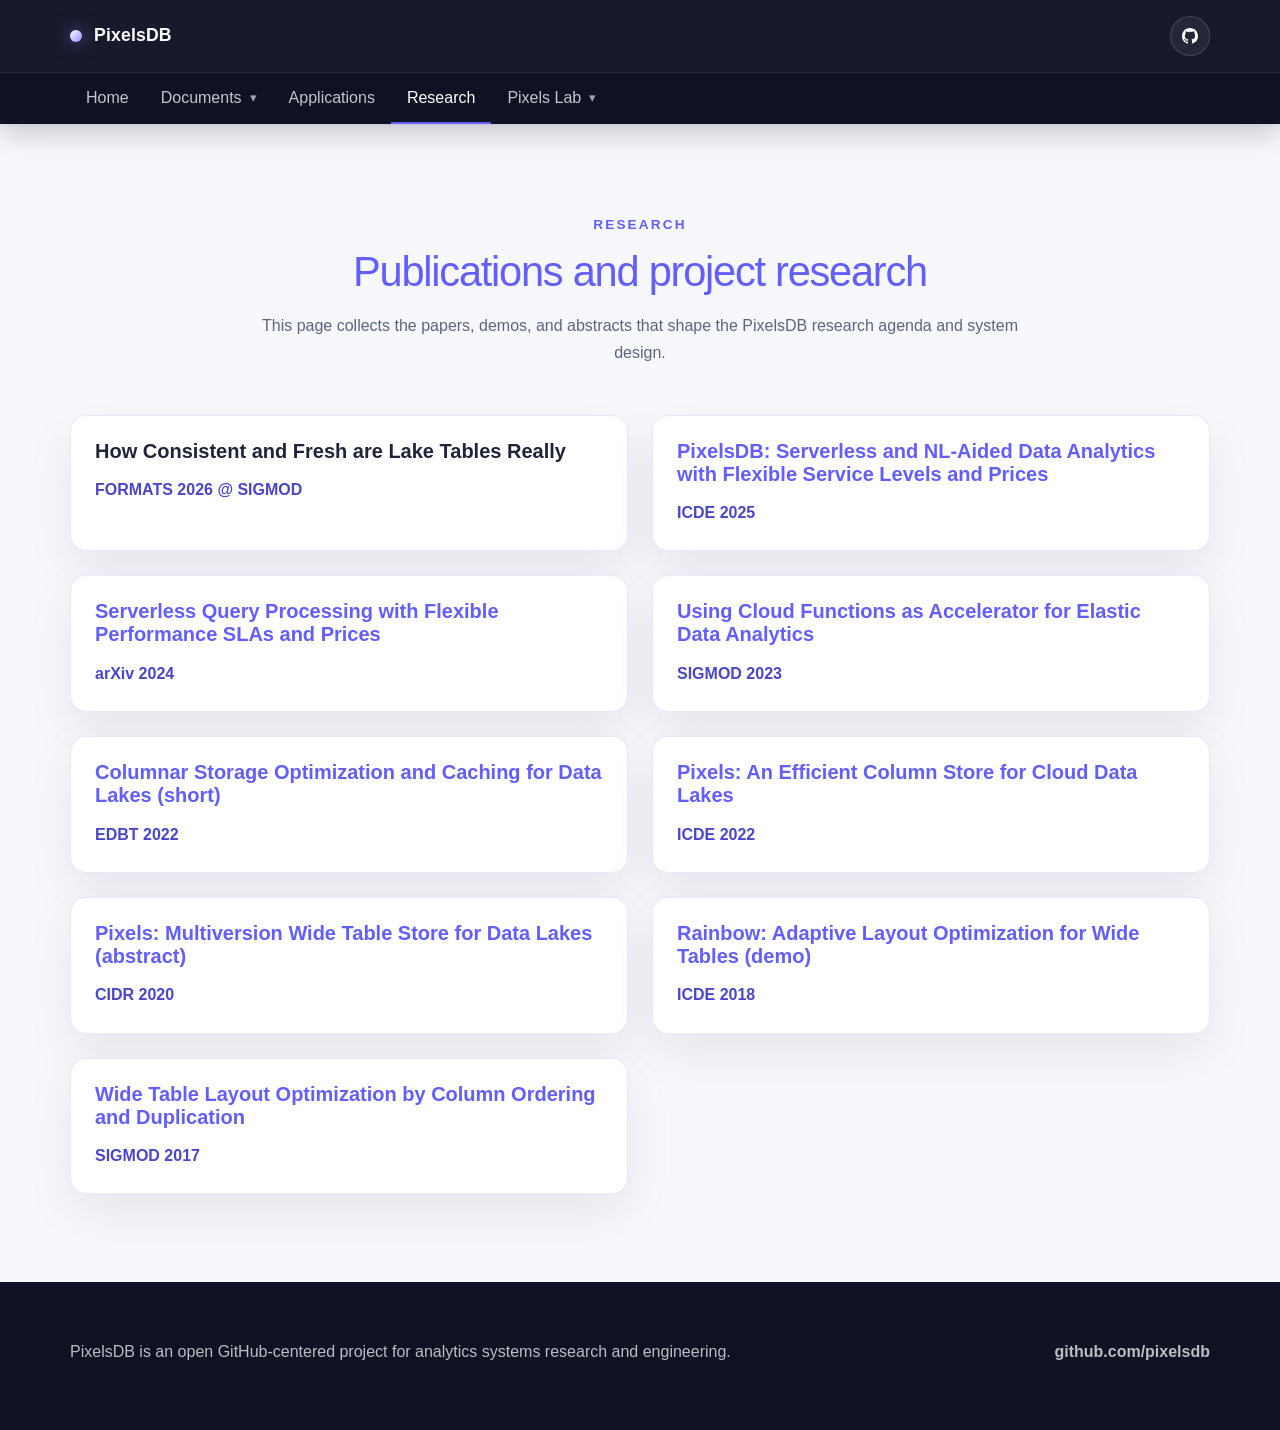
<file: research.html>
<!DOCTYPE html>
<html lang="en">
<head>
  <meta charset="UTF-8">
  <meta name="viewport" content="width=device-width, initial-scale=1.0">
  <meta
    name="description"
    content="Research behind PixelsDB, including publications on columnar storage, serverless analytics, freshness, and layout optimization."
  >
  <title>PixelsDB Research</title>
  <link rel="preconnect" href="https://img.shields.io">
  <link rel="stylesheet" href="styles.css">
</head>
<body>
  <header class="site-header">
    <div class="container site-header-top">
      <a class="brand" href="index.html">
        <span class="brand-mark" aria-hidden="true"></span>
        <span class="brand-text">PixelsDB</span>
      </a>
      <div class="header-actions">
        <a class="source-link icon-link" href="https://github.com/pixelsdb/pixels" aria-label="Open PixelsDB on GitHub" title="Open PixelsDB on GitHub">
          <svg class="header-icon" viewBox="0 0 16 16" aria-hidden="true" fill="currentColor">
            <path d="M8 0C3.58 0 0 3.58 0 8a8 8 0 0 0 5.47 7.59c.4.07.55-.17.55-.38 0-.19-.01-.82-.01-1.49-2.01.37-2.53-.49-2.69-.94-.09-.23-.48-.94-.82-1.13-.28-.15-.68-.52-.01-.53.63-.01 1.08.58 1.23.82.72 1.21 1.87.87 2.33.66.07-.52.28-.87.5-1.07-1.78-.2-3.64-.89-3.64-3.95 0-.87.31-1.59.82-2.15-.08-.2-.36-1.02.08-2.12 0 0 .67-.21 2.2.82A7.5 7.5 0 0 1 8 3.8c.68 0 1.37.09 2.02.27 1.53-1.04 2.2-.82 2.2-.82.44 1.1.16 1.92.08 2.12.51.56.82 1.27.82 2.15 0 3.07-1.87 3.75-3.65 3.95.29.25.54.73.54 1.48 0 1.07-.01 1.93-.01 2.2 0 .21.15.46.55.38A8.01 8.01 0 0 0 16 8c0-4.42-3.58-8-8-8Z"></path>
          </svg>
        </a>
      </div>
    </div>
    <nav class="site-nav" aria-label="Primary">
      <div class="container site-nav-list">
        <a class="nav-link" href="index.html">Home</a>
        <details class="nav-dropdown">
          <summary class="nav-link nav-summary">Documents</summary>
          <div class="nav-menu">
            <a href="documents.html#get-started">Get Started</a>
            <a href="documents.html#user-guide">User Guide</a>
            <a href="documents.html#specification">Specification</a>
            <a href="documents.html#integrations">Integrations</a>
            <a href="documents.html#sdk">SDK</a>
          </div>
        </details>
        <a class="nav-link" href="applications.html">Applications</a>
        <a class="nav-link nav-link-active" href="research.html">Research</a>
        <details class="nav-dropdown">
          <summary class="nav-link nav-summary">Pixels Lab</summary>
          <div class="nav-menu">
            <a href="team.html#members">Members</a>
            <a href="team.html#research-projects">Research Projects</a>
            <a href="team.html#student-projects">Student Projects</a>
            <a href="team.html#publications">Publications</a>
            <a href="team.html#awards">Awards</a>
            <a href="team.html#sponsors">Sponsors</a>
          </div>
        </details>
      </div>
    </nav>
  </header>

  <main id="top">
    <section class="section">
      <div class="container">
        <div class="section-heading">
          <p class="eyebrow">Research</p>
          <h2>Publications and project research</h2>
          <p>
            This page collects the papers, demos, and abstracts that shape the PixelsDB research
            agenda and system design.
          </p>
        </div>

        <div class="publication-list">
          <article class="publication">
            <h3>How Consistent and Fresh are Lake Tables Really</h3>
            <p>FORMATS 2026 @ SIGMOD</p>
          </article>
          <article class="publication">
            <h3><a href="https://doi.org/10.1109/ICDE65448.2025.00365">PixelsDB: Serverless and NL-Aided Data Analytics with Flexible Service Levels and Prices</a></h3>
            <p>ICDE 2025</p>
          </article>
          <article class="publication">
            <h3><a href="https://arxiv.org/abs/2409.01388">Serverless Query Processing with Flexible Performance SLAs and Prices</a></h3>
            <p>arXiv 2024</p>
          </article>
          <article class="publication">
            <h3><a href="https://doi.org/10.1145/3589306">Using Cloud Functions as Accelerator for Elastic Data Analytics</a></h3>
            <p>SIGMOD 2023</p>
          </article>
          <article class="publication">
            <h3><a href="https://doi.org/10.48786/edbt.2022.33">Columnar Storage Optimization and Caching for Data Lakes (short)</a></h3>
            <p>EDBT 2022</p>
          </article>
          <article class="publication">
            <h3><a href="https://doi.org/10.1109/ICDE53745.2022.00276">Pixels: An Efficient Column Store for Cloud Data Lakes</a></h3>
            <p>ICDE 2022</p>
          </article>
          <article class="publication">
            <h3><a href="https://www.cidrdb.org/cidr2020/gongshow2020/gongshow/abstracts/cidr2020_abstract74.pdf">Pixels: Multiversion Wide Table Store for Data Lakes (abstract)</a></h3>
            <p>CIDR 2020</p>
          </article>
          <article class="publication">
            <h3><a href="https://doi.org/10.1109/ICDE.2018.00200">Rainbow: Adaptive Layout Optimization for Wide Tables (demo)</a></h3>
            <p>ICDE 2018</p>
          </article>
          <article class="publication">
            <h3><a href="https://doi.org/10.1145/3035918.3035930">Wide Table Layout Optimization by Column Ordering and Duplication</a></h3>
            <p>SIGMOD 2017</p>
          </article>
        </div>
      </div>
    </section>
  </main>

  <footer class="site-footer">
    <div class="container footer-layout">
      <p>PixelsDB is an open GitHub-centered project for analytics systems research and engineering.</p>
      <p><a href="https://github.com/pixelsdb">github.com/pixelsdb</a></p>
    </div>
  </footer>
</body>
</html>
</file>
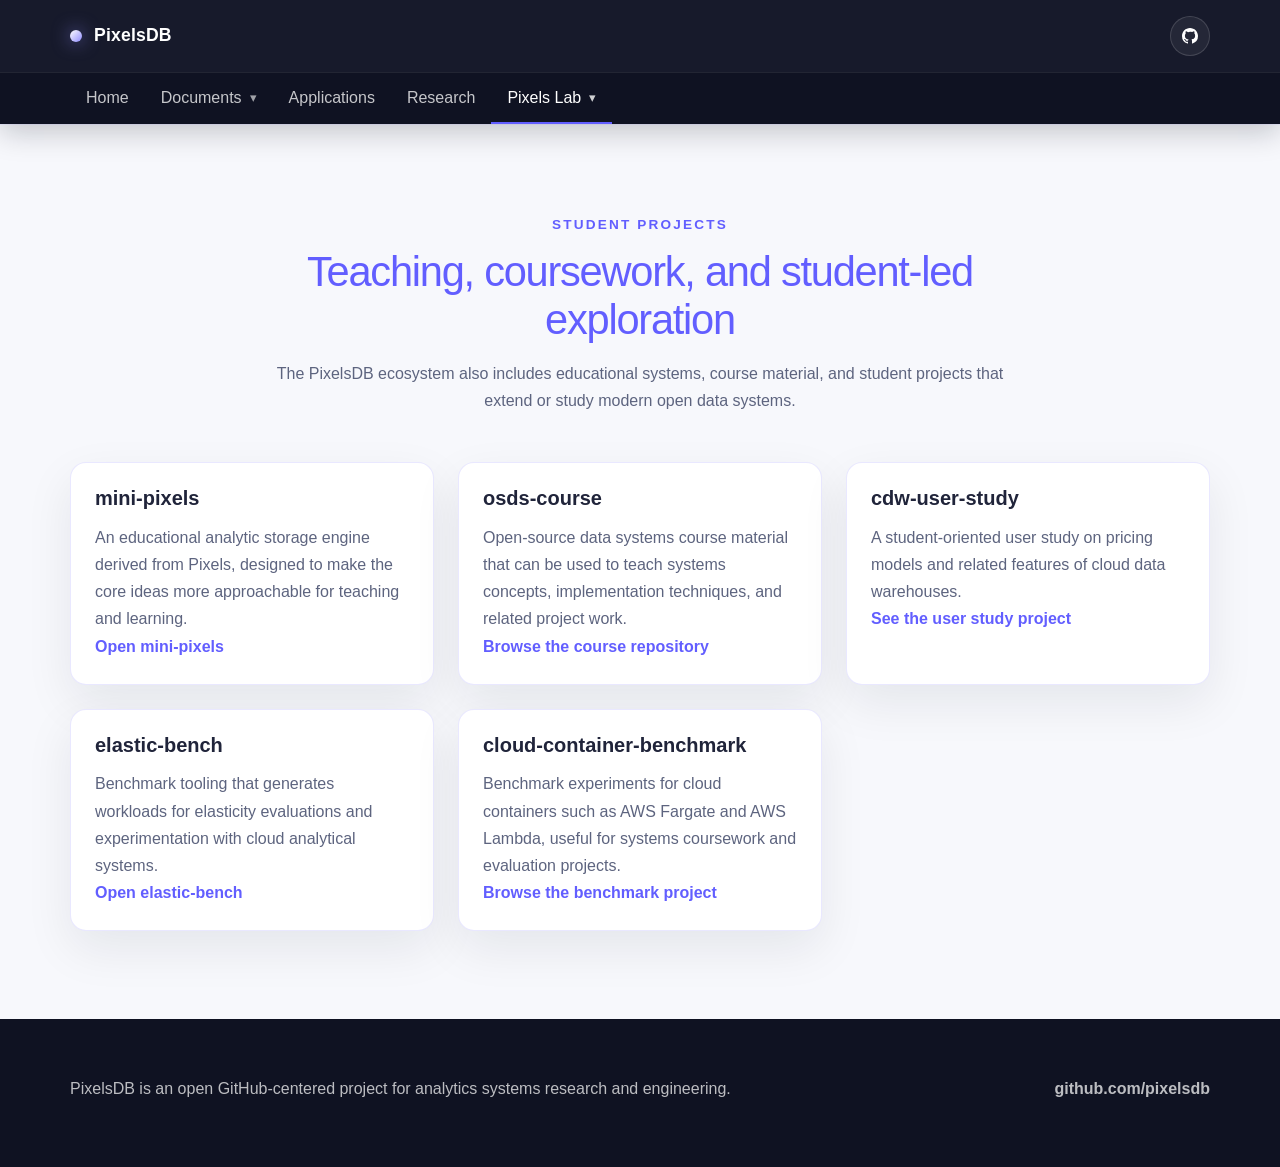
<file: student-projects.html>
<!DOCTYPE html>
<html lang="en">
<head>
  <meta charset="UTF-8">
  <meta name="viewport" content="width=device-width, initial-scale=1.0">
  <meta
    name="description"
    content="Student and educational projects in the PixelsDB ecosystem, including teaching systems, coursework, and benchmark or user-study projects."
  >
  <title>PixelsDB Student Projects</title>
  <link rel="preconnect" href="https://img.shields.io">
  <link rel="stylesheet" href="styles.css">
</head>
<body>
  <header class="site-header">
    <div class="container site-header-top">
      <a class="brand" href="index.html">
        <span class="brand-mark" aria-hidden="true"></span>
        <span class="brand-text">PixelsDB</span>
      </a>
      <div class="header-actions">
        <a class="source-link icon-link" href="https://github.com/pixelsdb/pixels" aria-label="Open PixelsDB on GitHub" title="Open PixelsDB on GitHub">
          <svg class="header-icon" viewBox="0 0 16 16" aria-hidden="true" fill="currentColor">
            <path d="M8 0C3.58 0 0 3.58 0 8a8 8 0 0 0 5.47 7.59c.4.07.55-.17.55-.38 0-.19-.01-.82-.01-1.49-2.01.37-2.53-.49-2.69-.94-.09-.23-.48-.94-.82-1.13-.28-.15-.68-.52-.01-.53.63-.01 1.08.58 1.23.82.72 1.21 1.87.87 2.33.66.07-.52.28-.87.5-1.07-1.78-.2-3.64-.89-3.64-3.95 0-.87.31-1.59.82-2.15-.08-.2-.36-1.02.08-2.12 0 0 .67-.21 2.2.82A7.5 7.5 0 0 1 8 3.8c.68 0 1.37.09 2.02.27 1.53-1.04 2.2-.82 2.2-.82.44 1.1.16 1.92.08 2.12.51.56.82 1.27.82 2.15 0 3.07-1.87 3.75-3.65 3.95.29.25.54.73.54 1.48 0 1.07-.01 1.93-.01 2.2 0 .21.15.46.55.38A8.01 8.01 0 0 0 16 8c0-4.42-3.58-8-8-8Z"></path>
          </svg>
        </a>
      </div>
    </div>
    <nav class="site-nav" aria-label="Primary">
      <div class="container site-nav-list">
        <a class="nav-link" href="index.html">Home</a>
        <details class="nav-dropdown">
          <summary class="nav-link nav-summary">Documents</summary>
          <div class="nav-menu">
            <a href="documents.html#get-started">Get Started</a>
            <a href="documents.html#user-guide">User Guide</a>
            <a href="documents.html#specification">Specification</a>
            <a href="documents.html#integrations">Integrations</a>
            <a href="documents.html#sdk">SDK</a>
          </div>
        </details>
        <a class="nav-link" href="applications.html">Applications</a>
        <a class="nav-link" href="research.html">Research</a>
        <details class="nav-dropdown">
          <summary class="nav-link nav-summary nav-link-active">Pixels Lab</summary>
          <div class="nav-menu">
            <a href="team.html#members">Members</a>
            <a href="team.html#research-projects">Research Projects</a>
            <a href="team.html#student-projects">Student Projects</a>
            <a href="team.html#publications">Publications</a>
            <a href="team.html#awards">Awards</a>
            <a href="team.html#sponsors">Sponsors</a>
          </div>
        </details>
      </div>
    </nav>
  </header>

  <main id="top">
    <section class="section">
      <div class="container">
        <div class="section-heading">
          <p class="eyebrow">Student Projects</p>
          <h2>Teaching, coursework, and student-led exploration</h2>
          <p>
            The PixelsDB ecosystem also includes educational systems, course material, and student
            projects that extend or study modern open data systems.
          </p>
        </div>
        <div class="card-grid three-up">
          <article class="card">
            <h3>mini-pixels</h3>
            <p>
              An educational analytic storage engine derived from Pixels, designed to make the core
              ideas more approachable for teaching and learning.
            </p>
            <a href="https://github.com/pixelsdb/mini-pixels">Open mini-pixels</a>
          </article>
          <article class="card">
            <h3>osds-course</h3>
            <p>
              Open-source data systems course material that can be used to teach systems concepts,
              implementation techniques, and related project work.
            </p>
            <a href="https://github.com/pixelsdb/osds-course">Browse the course repository</a>
          </article>
          <article class="card">
            <h3>cdw-user-study</h3>
            <p>
              A student-oriented user study on pricing models and related features of cloud data
              warehouses.
            </p>
            <a href="https://github.com/pixelsdb/cdw-user-study">See the user study project</a>
          </article>
          <article class="card">
            <h3>elastic-bench</h3>
            <p>
              Benchmark tooling that generates workloads for elasticity evaluations and experimentation
              with cloud analytical systems.
            </p>
            <a href="https://github.com/pixelsdb/elastic-bench">Open elastic-bench</a>
          </article>
          <article class="card">
            <h3>cloud-container-benchmark</h3>
            <p>
              Benchmark experiments for cloud containers such as AWS Fargate and AWS Lambda, useful
              for systems coursework and evaluation projects.
            </p>
            <a href="https://github.com/pixelsdb/cloud-container-benchmark">Browse the benchmark project</a>
          </article>
        </div>
      </div>
    </section>
  </main>

  <footer class="site-footer">
    <div class="container footer-layout">
      <p>PixelsDB is an open GitHub-centered project for analytics systems research and engineering.</p>
      <p><a href="https://github.com/pixelsdb">github.com/pixelsdb</a></p>
    </div>
  </footer>
</body>
</html>
</file>
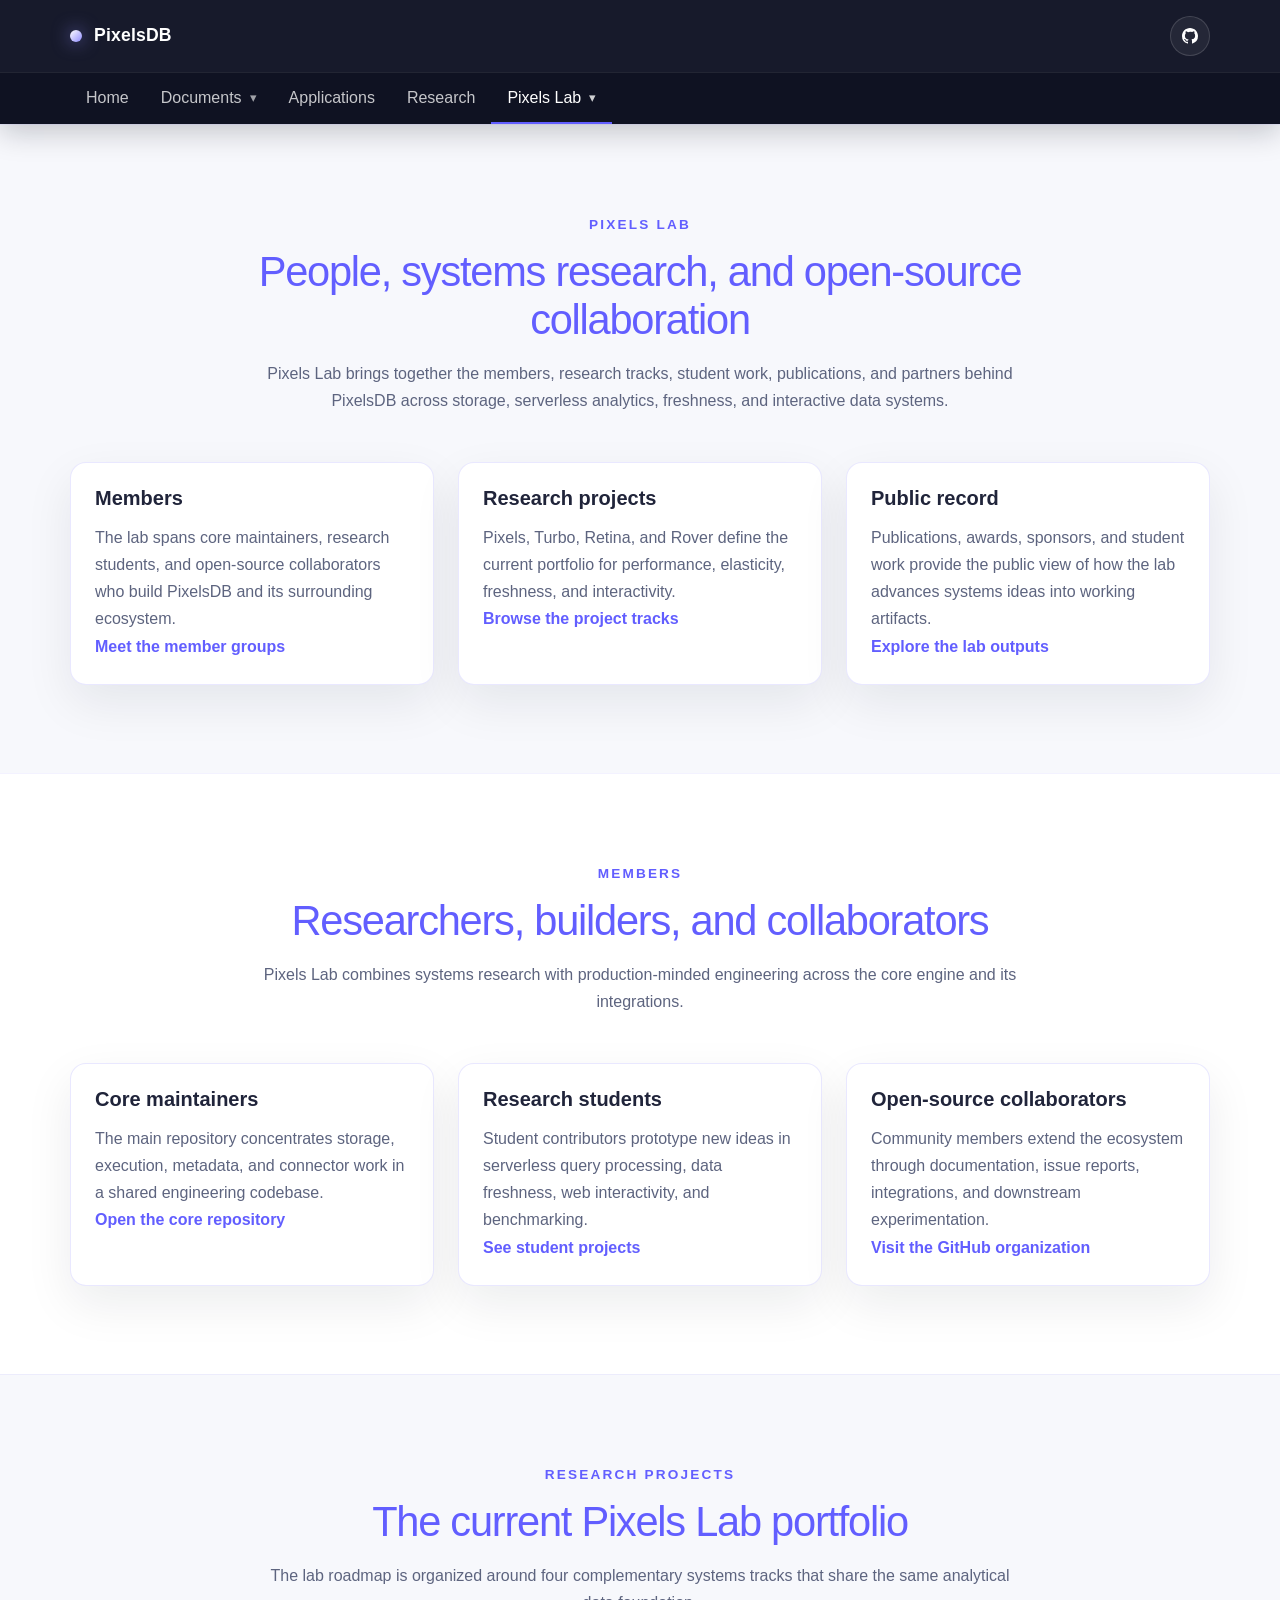
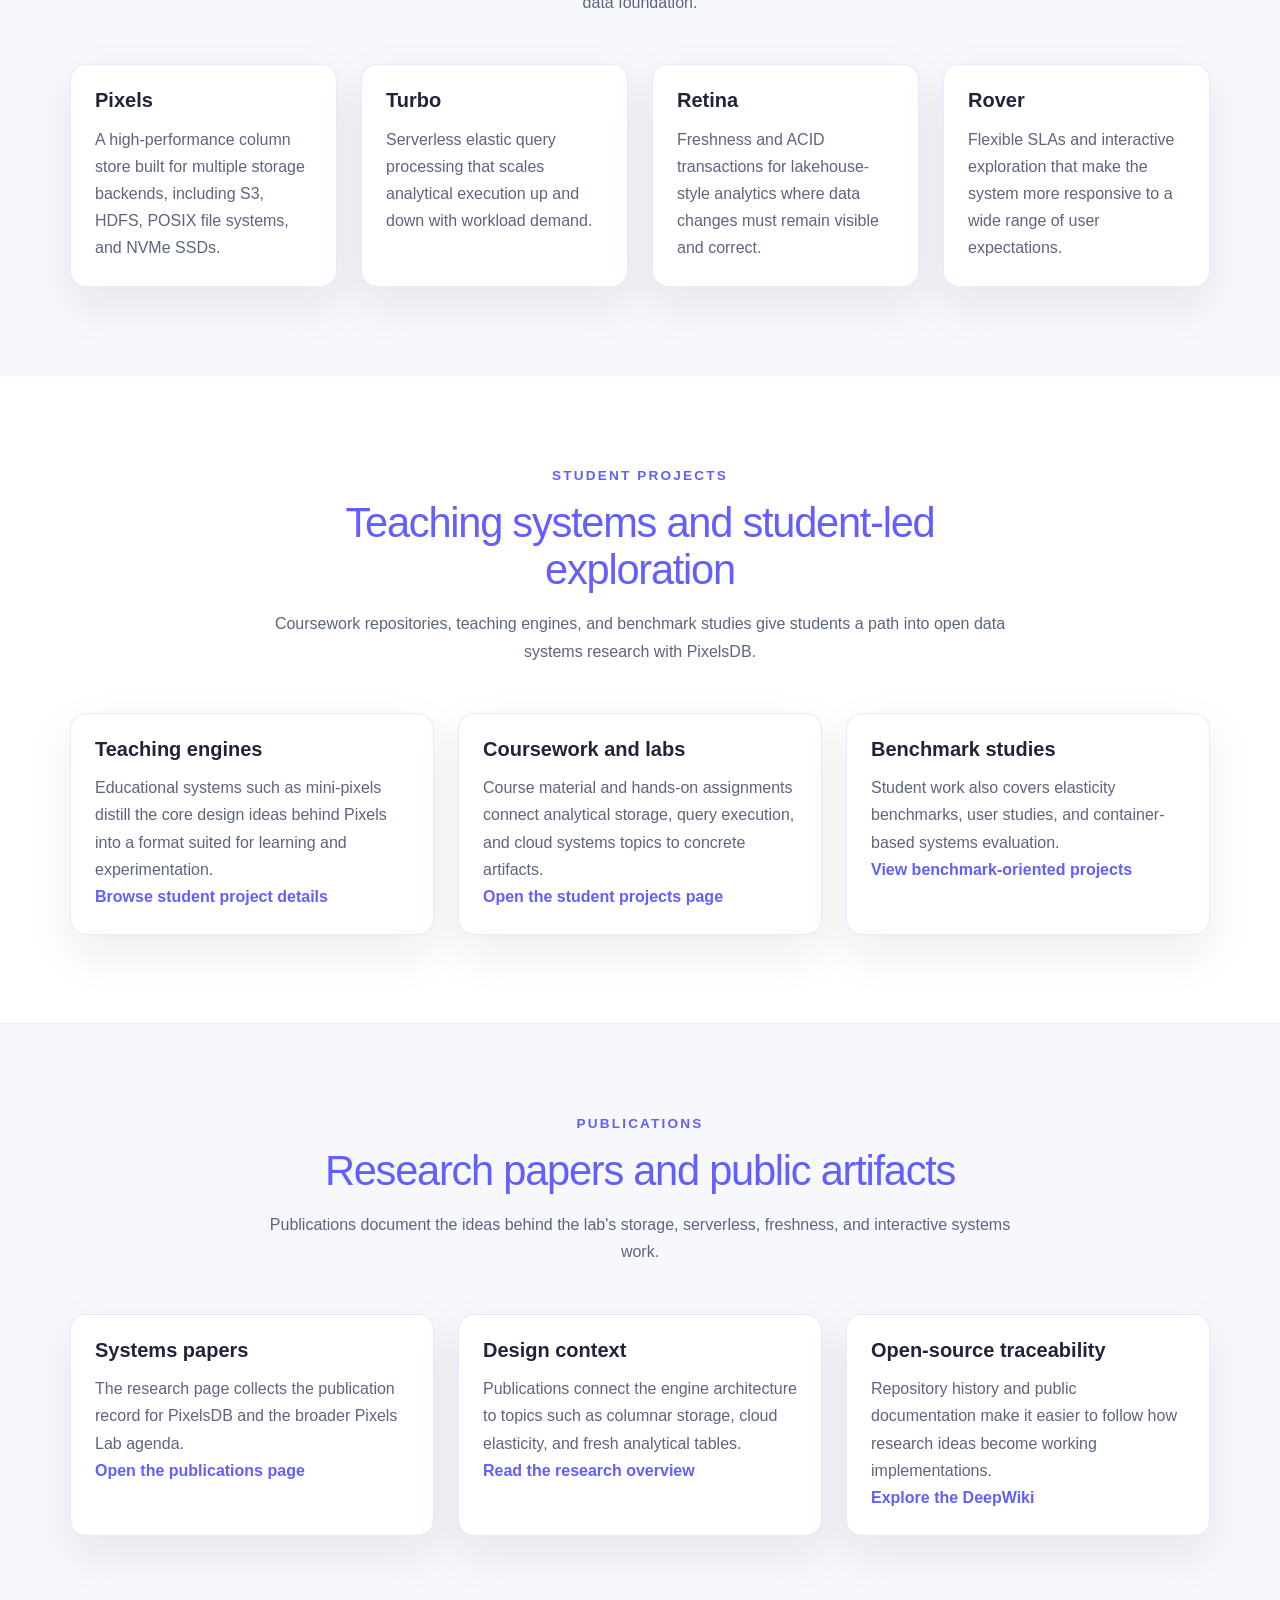
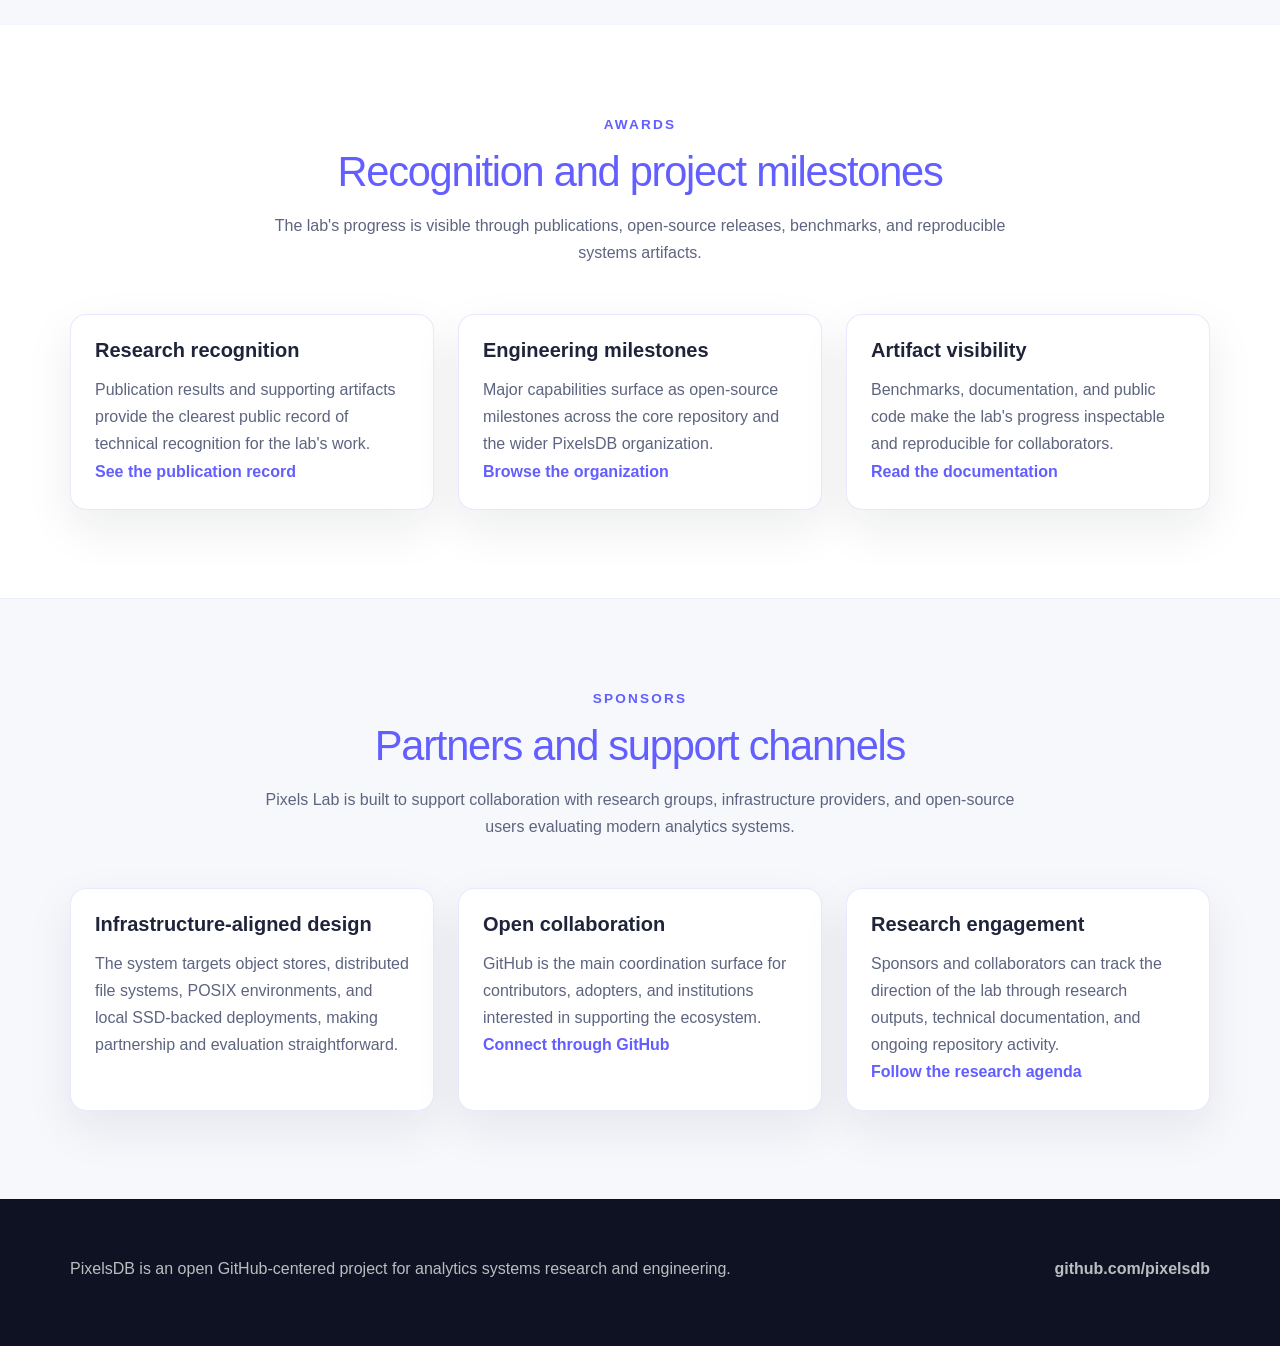
<file: team.html>
<!DOCTYPE html>
<html lang="en">
<head>
  <meta charset="UTF-8">
  <meta name="viewport" content="width=device-width, initial-scale=1.0">
  <meta
    name="description"
    content="Pixels Lab overview for PixelsDB, including members, research projects, student projects, publications, awards, and sponsors."
  >
  <title>PixelsDB Pixels Lab</title>
  <link rel="preconnect" href="https://img.shields.io">
  <link rel="stylesheet" href="styles.css">
</head>
<body>
  <header class="site-header">
    <div class="container site-header-top">
      <a class="brand" href="index.html">
        <span class="brand-mark" aria-hidden="true"></span>
        <span class="brand-text">PixelsDB</span>
      </a>
      <div class="header-actions">
        <a class="source-link icon-link" href="https://github.com/pixelsdb/pixels" aria-label="Open PixelsDB on GitHub" title="Open PixelsDB on GitHub">
          <svg class="header-icon" viewBox="0 0 16 16" aria-hidden="true" fill="currentColor">
            <path d="M8 0C3.58 0 0 3.58 0 8a8 8 0 0 0 5.47 7.59c.4.07.55-.17.55-.38 0-.19-.01-.82-.01-1.49-2.01.37-2.53-.49-2.69-.94-.09-.23-.48-.94-.82-1.13-.28-.15-.68-.52-.01-.53.63-.01 1.08.58 1.23.82.72 1.21 1.87.87 2.33.66.07-.52.28-.87.5-1.07-1.78-.2-3.64-.89-3.64-3.95 0-.87.31-1.59.82-2.15-.08-.2-.36-1.02.08-2.12 0 0 .67-.21 2.2.82A7.5 7.5 0 0 1 8 3.8c.68 0 1.37.09 2.02.27 1.53-1.04 2.2-.82 2.2-.82.44 1.1.16 1.92.08 2.12.51.56.82 1.27.82 2.15 0 3.07-1.87 3.75-3.65 3.95.29.25.54.73.54 1.48 0 1.07-.01 1.93-.01 2.2 0 .21.15.46.55.38A8.01 8.01 0 0 0 16 8c0-4.42-3.58-8-8-8Z"></path>
          </svg>
        </a>
      </div>
    </div>
    <nav class="site-nav" aria-label="Primary">
      <div class="container site-nav-list">
        <a class="nav-link" href="index.html">Home</a>
        <details class="nav-dropdown">
          <summary class="nav-link nav-summary">Documents</summary>
          <div class="nav-menu">
            <a href="documents.html#get-started">Get Started</a>
            <a href="documents.html#user-guide">User Guide</a>
            <a href="documents.html#specification">Specification</a>
            <a href="documents.html#integrations">Integrations</a>
            <a href="documents.html#sdk">SDK</a>
          </div>
        </details>
        <a class="nav-link" href="applications.html">Applications</a>
        <a class="nav-link" href="research.html">Research</a>
        <details class="nav-dropdown">
          <summary class="nav-link nav-summary nav-link-active">Pixels Lab</summary>
          <div class="nav-menu">
            <a href="team.html#members">Members</a>
            <a href="team.html#research-projects">Research Projects</a>
            <a href="team.html#student-projects">Student Projects</a>
            <a href="team.html#publications">Publications</a>
            <a href="team.html#awards">Awards</a>
            <a href="team.html#sponsors">Sponsors</a>
          </div>
        </details>
      </div>
    </nav>
  </header>

  <main id="top">
    <section class="section">
      <div class="container">
        <div class="section-heading">
          <p class="eyebrow">Pixels Lab</p>
          <h2>People, systems research, and open-source collaboration</h2>
          <p>
            Pixels Lab brings together the members, research tracks, student work, publications,
            and partners behind PixelsDB across storage, serverless analytics, freshness, and
            interactive data systems.
          </p>
        </div>
        <div class="card-grid three-up">
          <article class="card">
            <h3>Members</h3>
            <p>
              The lab spans core maintainers, research students, and open-source collaborators who
              build PixelsDB and its surrounding ecosystem.
            </p>
            <a href="#members">Meet the member groups</a>
          </article>
          <article class="card">
            <h3>Research projects</h3>
            <p>
              Pixels, Turbo, Retina, and Rover define the current portfolio for performance,
              elasticity, freshness, and interactivity.
            </p>
            <a href="#research-projects">Browse the project tracks</a>
          </article>
          <article class="card">
            <h3>Public record</h3>
            <p>
              Publications, awards, sponsors, and student work provide the public view of how the
              lab advances systems ideas into working artifacts.
            </p>
            <a href="#publications">Explore the lab outputs</a>
          </article>
        </div>
      </div>
    </section>

    <section class="section section-alt" id="members">
      <div class="container">
        <div class="section-heading">
          <p class="eyebrow">Members</p>
          <h2>Researchers, builders, and collaborators</h2>
          <p>
            Pixels Lab combines systems research with production-minded engineering across the core
            engine and its integrations.
          </p>
        </div>
        <div class="card-grid three-up">
          <article class="card">
            <h3>Core maintainers</h3>
            <p>
              The main repository concentrates storage, execution, metadata, and connector work in
              a shared engineering codebase.
            </p>
            <a href="https://github.com/pixelsdb/pixels">Open the core repository</a>
          </article>
          <article class="card">
            <h3>Research students</h3>
            <p>
              Student contributors prototype new ideas in serverless query processing, data
              freshness, web interactivity, and benchmarking.
            </p>
            <a href="student-projects.html">See student projects</a>
          </article>
          <article class="card">
            <h3>Open-source collaborators</h3>
            <p>
              Community members extend the ecosystem through documentation, issue reports,
              integrations, and downstream experimentation.
            </p>
            <a href="https://github.com/pixelsdb">Visit the GitHub organization</a>
          </article>
        </div>
      </div>
    </section>

    <section class="section" id="research-projects">
      <div class="container">
        <div class="section-heading">
          <p class="eyebrow">Research Projects</p>
          <h2>The current Pixels Lab portfolio</h2>
          <p>
            The lab roadmap is organized around four complementary systems tracks that share the
            same analytical data foundation.
          </p>
        </div>
        <div class="card-grid four-up">
          <article class="card">
            <h3>Pixels</h3>
            <p>
              A high-performance column store built for multiple storage backends, including S3,
              HDFS, POSIX file systems, and NVMe SSDs.
            </p>
          </article>
          <article class="card">
            <h3>Turbo</h3>
            <p>
              Serverless elastic query processing that scales analytical execution up and down with
              workload demand.
            </p>
          </article>
          <article class="card">
            <h3>Retina</h3>
            <p>
              Freshness and ACID transactions for lakehouse-style analytics where data changes must
              remain visible and correct.
            </p>
          </article>
          <article class="card">
            <h3>Rover</h3>
            <p>
              Flexible SLAs and interactive exploration that make the system more responsive to a
              wide range of user expectations.
            </p>
          </article>
        </div>
      </div>
    </section>

    <section class="section section-alt" id="student-projects">
      <div class="container">
        <div class="section-heading">
          <p class="eyebrow">Student Projects</p>
          <h2>Teaching systems and student-led exploration</h2>
          <p>
            Coursework repositories, teaching engines, and benchmark studies give students a path
            into open data systems research with PixelsDB.
          </p>
        </div>
        <div class="card-grid three-up">
          <article class="card">
            <h3>Teaching engines</h3>
            <p>
              Educational systems such as mini-pixels distill the core design ideas behind Pixels
              into a format suited for learning and experimentation.
            </p>
            <a href="student-projects.html">Browse student project details</a>
          </article>
          <article class="card">
            <h3>Coursework and labs</h3>
            <p>
              Course material and hands-on assignments connect analytical storage, query execution,
              and cloud systems topics to concrete artifacts.
            </p>
            <a href="student-projects.html">Open the student projects page</a>
          </article>
          <article class="card">
            <h3>Benchmark studies</h3>
            <p>
              Student work also covers elasticity benchmarks, user studies, and container-based
              systems evaluation.
            </p>
            <a href="student-projects.html">View benchmark-oriented projects</a>
          </article>
        </div>
      </div>
    </section>

    <section class="section" id="publications">
      <div class="container">
        <div class="section-heading">
          <p class="eyebrow">Publications</p>
          <h2>Research papers and public artifacts</h2>
          <p>
            Publications document the ideas behind the lab's storage, serverless, freshness, and
            interactive systems work.
          </p>
        </div>
        <div class="card-grid three-up">
          <article class="card">
            <h3>Systems papers</h3>
            <p>
              The research page collects the publication record for PixelsDB and the broader Pixels
              Lab agenda.
            </p>
            <a href="research.html">Open the publications page</a>
          </article>
          <article class="card">
            <h3>Design context</h3>
            <p>
              Publications connect the engine architecture to topics such as columnar storage,
              cloud elasticity, and fresh analytical tables.
            </p>
            <a href="research.html">Read the research overview</a>
          </article>
          <article class="card">
            <h3>Open-source traceability</h3>
            <p>
              Repository history and public documentation make it easier to follow how research
              ideas become working implementations.
            </p>
            <a href="https://deepwiki.com/pixelsdb/pixels">Explore the DeepWiki</a>
          </article>
        </div>
      </div>
    </section>

    <section class="section section-alt" id="awards">
      <div class="container">
        <div class="section-heading">
          <p class="eyebrow">Awards</p>
          <h2>Recognition and project milestones</h2>
          <p>
            The lab's progress is visible through publications, open-source releases, benchmarks,
            and reproducible systems artifacts.
          </p>
        </div>
        <div class="card-grid three-up">
          <article class="card">
            <h3>Research recognition</h3>
            <p>
              Publication results and supporting artifacts provide the clearest public record of
              technical recognition for the lab's work.
            </p>
            <a href="research.html">See the publication record</a>
          </article>
          <article class="card">
            <h3>Engineering milestones</h3>
            <p>
              Major capabilities surface as open-source milestones across the core repository and
              the wider PixelsDB organization.
            </p>
            <a href="https://github.com/pixelsdb">Browse the organization</a>
          </article>
          <article class="card">
            <h3>Artifact visibility</h3>
            <p>
              Benchmarks, documentation, and public code make the lab's progress inspectable and
              reproducible for collaborators.
            </p>
            <a href="documents.html">Read the documentation</a>
          </article>
        </div>
      </div>
    </section>

    <section class="section" id="sponsors">
      <div class="container">
        <div class="section-heading">
          <p class="eyebrow">Sponsors</p>
          <h2>Partners and support channels</h2>
          <p>
            Pixels Lab is built to support collaboration with research groups, infrastructure
            providers, and open-source users evaluating modern analytics systems.
          </p>
        </div>
        <div class="card-grid three-up">
          <article class="card">
            <h3>Infrastructure-aligned design</h3>
            <p>
              The system targets object stores, distributed file systems, POSIX environments, and
              local SSD-backed deployments, making partnership and evaluation straightforward.
            </p>
          </article>
          <article class="card">
            <h3>Open collaboration</h3>
            <p>
              GitHub is the main coordination surface for contributors, adopters, and institutions
              interested in supporting the ecosystem.
            </p>
            <a href="https://github.com/pixelsdb">Connect through GitHub</a>
          </article>
          <article class="card">
            <h3>Research engagement</h3>
            <p>
              Sponsors and collaborators can track the direction of the lab through research
              outputs, technical documentation, and ongoing repository activity.
            </p>
            <a href="research.html">Follow the research agenda</a>
          </article>
        </div>
      </div>
    </section>
  </main>

  <footer class="site-footer">
    <div class="container footer-layout">
      <p>PixelsDB is an open GitHub-centered project for analytics systems research and engineering.</p>
      <p><a href="https://github.com/pixelsdb">github.com/pixelsdb</a></p>
    </div>
  </footer>
</body>
</html>
</file>
<file: styles.css>
:root {
  color-scheme: light;
  --bg: #f7f8fc;
  --bg-alt: #ffffff;
  --surface: #ffffff;
  --surface-muted: #f4f4ff;
  --header: #171a2b;
  --header-strong: #0f1222;
  --text: #20243a;
  --muted: #5d647f;
  --border: rgba(98, 94, 255, 0.14);
  --accent: #625eff;
  --accent-dark: #4a46cc;
  --accent-soft: rgba(98, 94, 255, 0.1);
  --shadow: 0 18px 48px rgba(16, 20, 40, 0.08);
  --radius: 16px;
  --content-width: 1140px;
}

* {
  box-sizing: border-box;
}

html {
  scroll-behavior: smooth;
}

body {
  margin: 0;
  font-family: Roboto, "Segoe UI", Helvetica, Arial, sans-serif;
  background: var(--bg);
  color: var(--text);
  line-height: 1.7;
}

a {
  color: var(--accent);
  text-decoration: none;
}

a:hover {
  color: var(--accent-dark);
}

img {
  max-width: 100%;
}

.container {
  width: min(100% - 2rem, var(--content-width));
  margin: 0 auto;
}

.site-header {
  position: static;
  background: var(--header);
  color: #ffffff;
  box-shadow: 0 8px 28px rgba(11, 13, 26, 0.22);
}

.site-header-top,
.footer-layout {
  display: flex;
  align-items: center;
  justify-content: space-between;
  gap: 1rem;
}

.site-header-top {
  min-height: 4.5rem;
}

.header-actions {
  display: inline-flex;
  align-items: center;
  gap: 0.75rem;
  flex-wrap: wrap;
}

.brand {
  display: inline-flex;
  align-items: center;
  gap: 0.75rem;
  color: #ffffff;
  font-size: 1.1rem;
  font-weight: 700;
  letter-spacing: 0.01em;
}

.brand:hover,
.source-link:hover,
.nav-link:hover {
  color: #ffffff;
}

.brand-mark {
  width: 12px;
  height: 12px;
  border-radius: 999px;
  background: linear-gradient(135deg, #ffffff 0%, #8f8bff 100%);
  box-shadow: 0 0 18px rgba(143, 139, 255, 0.7);
}

.source-link {
  display: inline-flex;
  align-items: center;
  gap: 0.55rem;
  min-height: 2.5rem;
  padding: 0.45rem 0.95rem;
  border: 1px solid rgba(255, 255, 255, 0.14);
  border-radius: 999px;
  background: rgba(255, 255, 255, 0.06);
  color: #ffffff;
  font-size: 0.95rem;
  font-weight: 500;
}

.icon-link {
  justify-content: center;
  width: 2.5rem;
  min-width: 2.5rem;
  padding: 0;
}

.header-icon {
  width: 1rem;
  height: 1rem;
  flex: 0 0 auto;
}

.site-nav {
  background: var(--header-strong);
  border-top: 1px solid rgba(255, 255, 255, 0.08);
}

.site-nav-list {
  display: flex;
  flex-wrap: wrap;
  gap: 0;
  align-items: stretch;
  overflow: visible;
}

.nav-link {
  display: inline-flex;
  align-items: center;
  min-height: 3.2rem;
  padding: 0 1rem;
  border-bottom: 2px solid transparent;
  color: rgba(255, 255, 255, 0.76);
  font-weight: 500;
  white-space: nowrap;
}

.nav-link:hover {
  background: rgba(255, 255, 255, 0.03);
}

.nav-link-active {
  border-bottom-color: var(--accent);
  color: #ffffff;
}

.nav-dropdown {
  position: relative;
  display: flex;
  align-items: stretch;
  flex: 0 0 auto;
  padding-bottom: 0.35rem;
  margin-bottom: -0.35rem;
}

.nav-summary {
  list-style: none;
  cursor: pointer;
}

.nav-summary::-webkit-details-marker {
  display: none;
}

.nav-summary::after {
  content: "▾";
  margin-left: 0.5rem;
  font-size: 0.8rem;
  opacity: 0.8;
}

.nav-dropdown[open] .nav-summary,
.nav-dropdown:hover .nav-summary,
.nav-dropdown:focus-within .nav-summary {
  background: rgba(255, 255, 255, 0.03);
}

.nav-summary.nav-link-active {
  border-bottom-color: var(--accent);
  color: #ffffff;
}

.nav-menu {
  position: absolute;
  top: 100%;
  left: 0;
  z-index: 20;
  display: none;
  min-width: 14rem;
  max-width: min(18rem, calc(100vw - 2rem));
  padding: 0.5rem;
  border: 1px solid var(--border);
  border-radius: 0.9rem;
  background: var(--surface);
  box-shadow: 0 18px 40px rgba(10, 16, 32, 0.22);
}

.nav-dropdown[open] .nav-menu,
.nav-dropdown:hover .nav-menu,
.nav-dropdown:focus-within .nav-menu {
  display: block;
}

.nav-menu a {
  display: block;
  padding: 0.7rem 0.85rem;
  border-radius: 0.65rem;
  color: var(--text);
  font-size: 0.95rem;
  font-weight: 500;
}

.nav-menu a:hover {
  background: var(--accent-soft);
  color: var(--accent-dark);
}

.hero {
  display: flex;
  align-items: center;
  min-height: 70vh;
  padding: 6rem 0 5.5rem;
  text-align: center;
  color: #ffffff;
  background:
    linear-gradient(180deg, rgba(15, 18, 34, 0.75), rgba(15, 18, 34, 0.9)),
    radial-gradient(circle at 20% 18%, rgba(98, 94, 255, 0.48), transparent 24rem),
    radial-gradient(circle at 80% 10%, rgba(141, 138, 255, 0.34), transparent 22rem),
    linear-gradient(135deg, #14182d 0%, #1b2240 55%, #121629 100%);
}

.hero .container {
  max-width: 980px;
}

.hero-copy {
  max-width: 860px;
  margin: 0 auto;
}

.section {
  padding: 5.5rem 0;
  border-top: 1px solid rgba(98, 94, 255, 0.08);
}

.section-alt {
  background: var(--bg-alt);
}

.eyebrow {
  margin: 0 0 0.75rem;
  font-size: 0.85rem;
  font-weight: 700;
  letter-spacing: 0.16em;
  text-transform: uppercase;
  color: #c5c2ff;
}

.section .eyebrow,
.section-heading .eyebrow {
  color: var(--accent);
}

h1,
h2,
h3 {
  margin: 0;
  line-height: 1.15;
}

h1 {
  font-size: clamp(3.4rem, 7vw, 6rem);
  font-weight: 400;
  letter-spacing: -0.04em;
  color: #ffffff;
}

h2 {
  font-size: clamp(2rem, 4vw, 2.6rem);
  font-weight: 500;
  letter-spacing: -0.03em;
  color: var(--accent);
}

h3 {
  font-size: 1.25rem;
  color: var(--text);
}

.hero-kicker {
  max-width: 34rem;
  margin: 1rem auto 0;
  font-size: 1.2rem;
  font-weight: 500;
  color: #f1f2ff;
}

.intro-divider {
  width: 220px;
  max-width: 80%;
  margin: 2rem auto;
  border: 0;
  border-top: 1px solid rgba(255, 255, 255, 0.5);
}

.hero-text,
.section-heading p,
.card p,
.repo-card p,
.publication p,
.site-footer p {
  color: var(--muted);
}

.hero-text {
  max-width: 48rem;
  margin: 0 auto;
  font-size: 1.05rem;
  color: rgba(255, 255, 255, 0.82);
}

.hero-actions {
  display: flex;
  justify-content: center;
  flex-wrap: wrap;
  gap: 0.875rem;
  margin-top: 2rem;
}

.button {
  display: inline-flex;
  align-items: center;
  justify-content: center;
  min-height: 2.9rem;
  padding: 0.75rem 1.2rem;
  border: 1px solid rgba(255, 255, 255, 0.2);
  border-radius: 999px;
  background: rgba(255, 255, 255, 0.06);
  color: #ffffff;
  font-weight: 600;
  transition: transform 0.2s ease, box-shadow 0.2s ease, background-color 0.2s ease;
}

.button:hover {
  transform: translateY(-1px);
  box-shadow: 0 10px 20px rgba(0, 0, 0, 0.18);
}

.button-primary {
  border-color: var(--accent);
  background: var(--accent);
}

.button-primary:hover {
  background: var(--accent-dark);
}

.section-heading {
  max-width: 48rem;
  margin: 0 auto 3rem;
  text-align: center;
}

.section-heading-spaced {
  margin-top: 4rem;
}

.card-grid,
.repo-grid,
.publication-list {
  display: grid;
  gap: 1.5rem;
}

.three-up {
  grid-template-columns: repeat(3, minmax(0, 1fr));
}

.four-up {
  grid-template-columns: repeat(4, minmax(0, 1fr));
}

.card,
.repo-card,
.publication {
  padding: 1.5rem;
  border: 1px solid var(--border);
  border-radius: var(--radius);
  background: var(--surface);
  box-shadow: var(--shadow);
  transition: transform 0.2s ease, box-shadow 0.2s ease;
}

.card:hover,
.repo-card:hover,
.publication:hover {
  transform: translateY(-2px);
  box-shadow: 0 24px 54px rgba(16, 20, 40, 0.12);
}

.card p,
.repo-card p,
.publication p {
  margin: 0.85rem 0 0;
}

.card a,
.repo-card a {
  font-weight: 600;
}

.repo-grid {
  grid-template-columns: repeat(3, minmax(0, 1fr));
}

.repo-card-featured {
  grid-column: span 3;
  background: linear-gradient(135deg, rgba(98, 94, 255, 0.09), rgba(255, 255, 255, 0.96));
}

.repo-card-header {
  display: flex;
  align-items: center;
  justify-content: space-between;
  gap: 1rem;
}

.repo-tag {
  display: inline-flex;
  align-items: center;
  min-height: 2rem;
  padding: 0.2rem 0.75rem;
  border-radius: 999px;
  background: var(--accent-soft);
  color: var(--accent-dark);
  font-size: 0.85rem;
  font-weight: 700;
}

.publication-list {
  grid-template-columns: repeat(2, minmax(0, 1fr));
}

.publication p {
  font-weight: 600;
  color: var(--accent-dark);
}

.site-footer {
  padding: 2.5rem 0 3rem;
  background: var(--header-strong);
  color: rgba(255, 255, 255, 0.72);
}

.site-footer p,
.site-footer a {
  color: rgba(255, 255, 255, 0.72);
}

.site-footer a {
  font-weight: 600;
}

@media (max-width: 960px) {
  .three-up,
  .four-up,
  .repo-grid,
  .publication-list {
    grid-template-columns: 1fr;
  }

  .repo-card-featured {
    grid-column: auto;
  }
}

@media (max-width: 720px) {
  .site-header-top,
  .footer-layout {
    flex-direction: column;
    align-items: flex-start;
  }

  .hero,
  .section {
    padding: 4.5rem 0;
  }

  .hero {
    min-height: auto;
  }

  h1 {
    font-size: clamp(2.8rem, 14vw, 4.2rem);
  }

  .site-nav-list {
    width: 100%;
    overflow: visible;
  }

  .nav-dropdown {
    width: auto;
  }

  .nav-menu {
    position: absolute;
    min-width: 14rem;
    margin: 0;
  }
}
</file>
